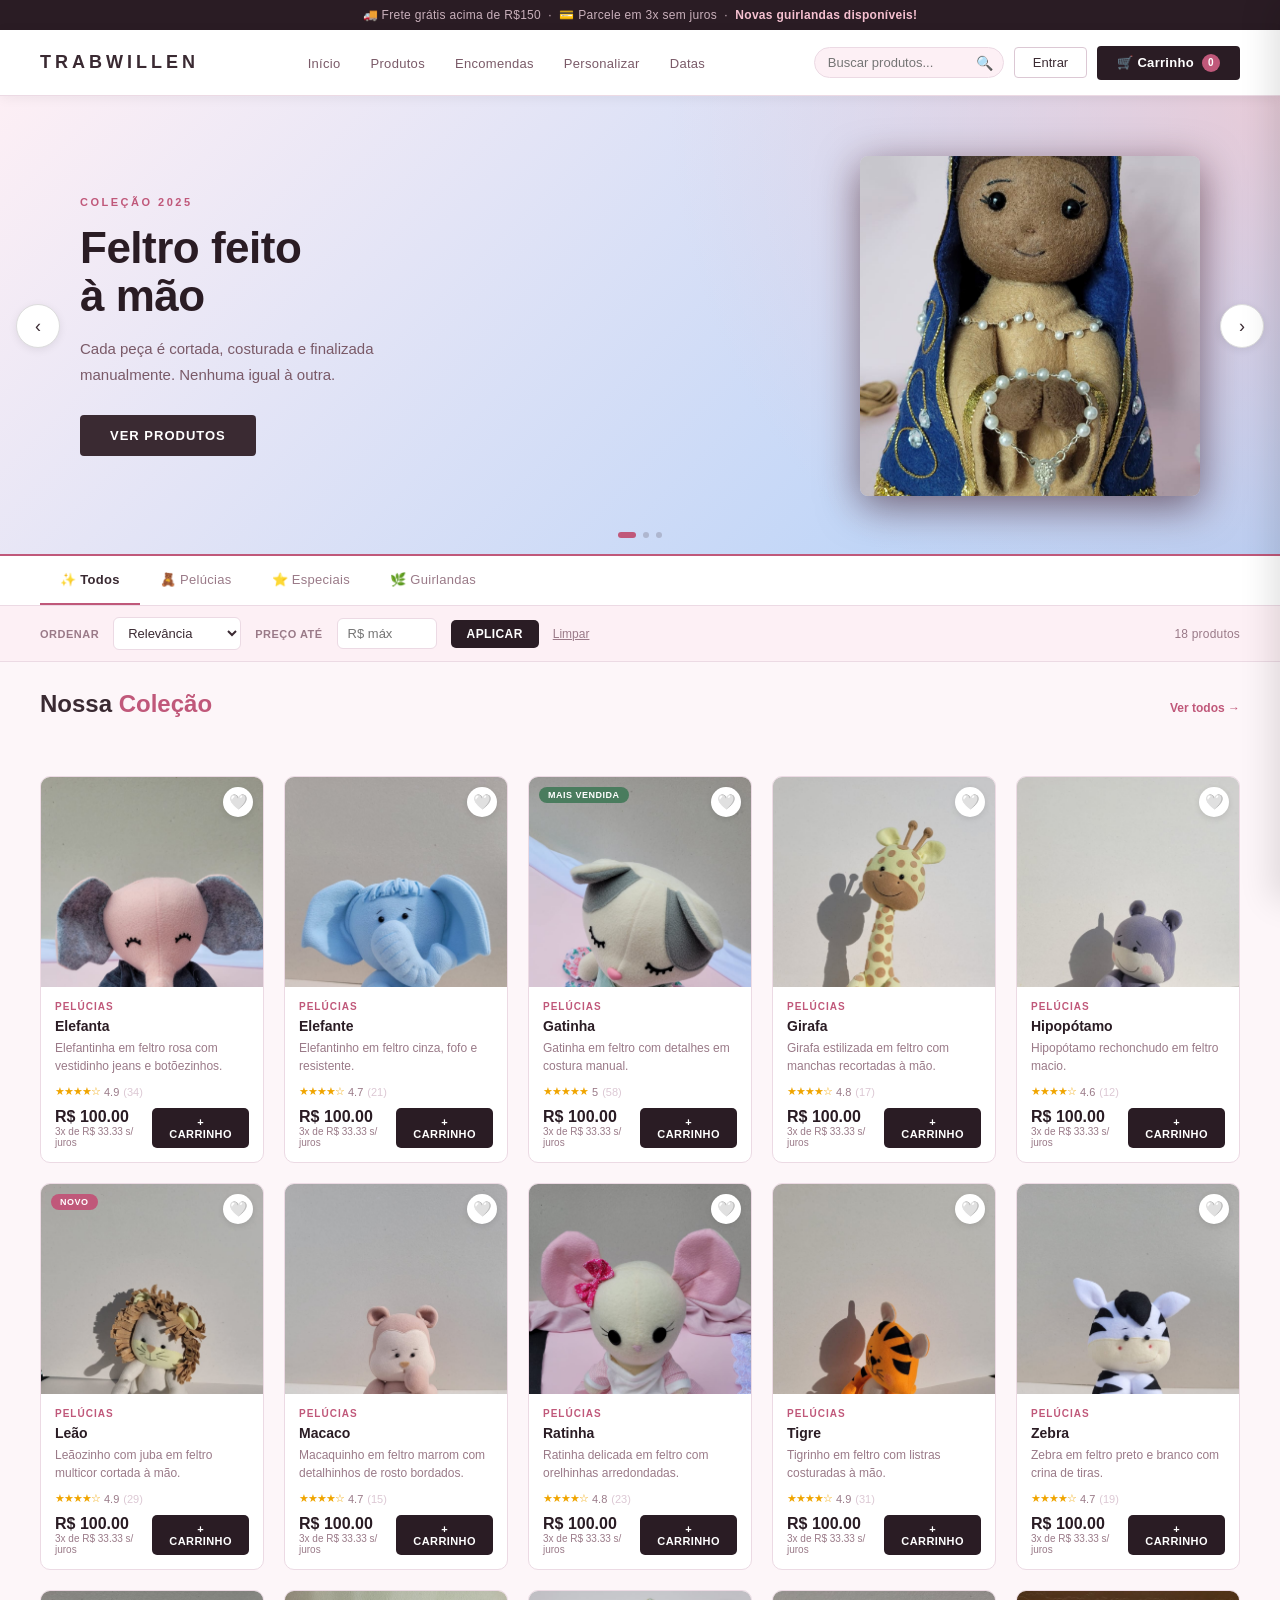
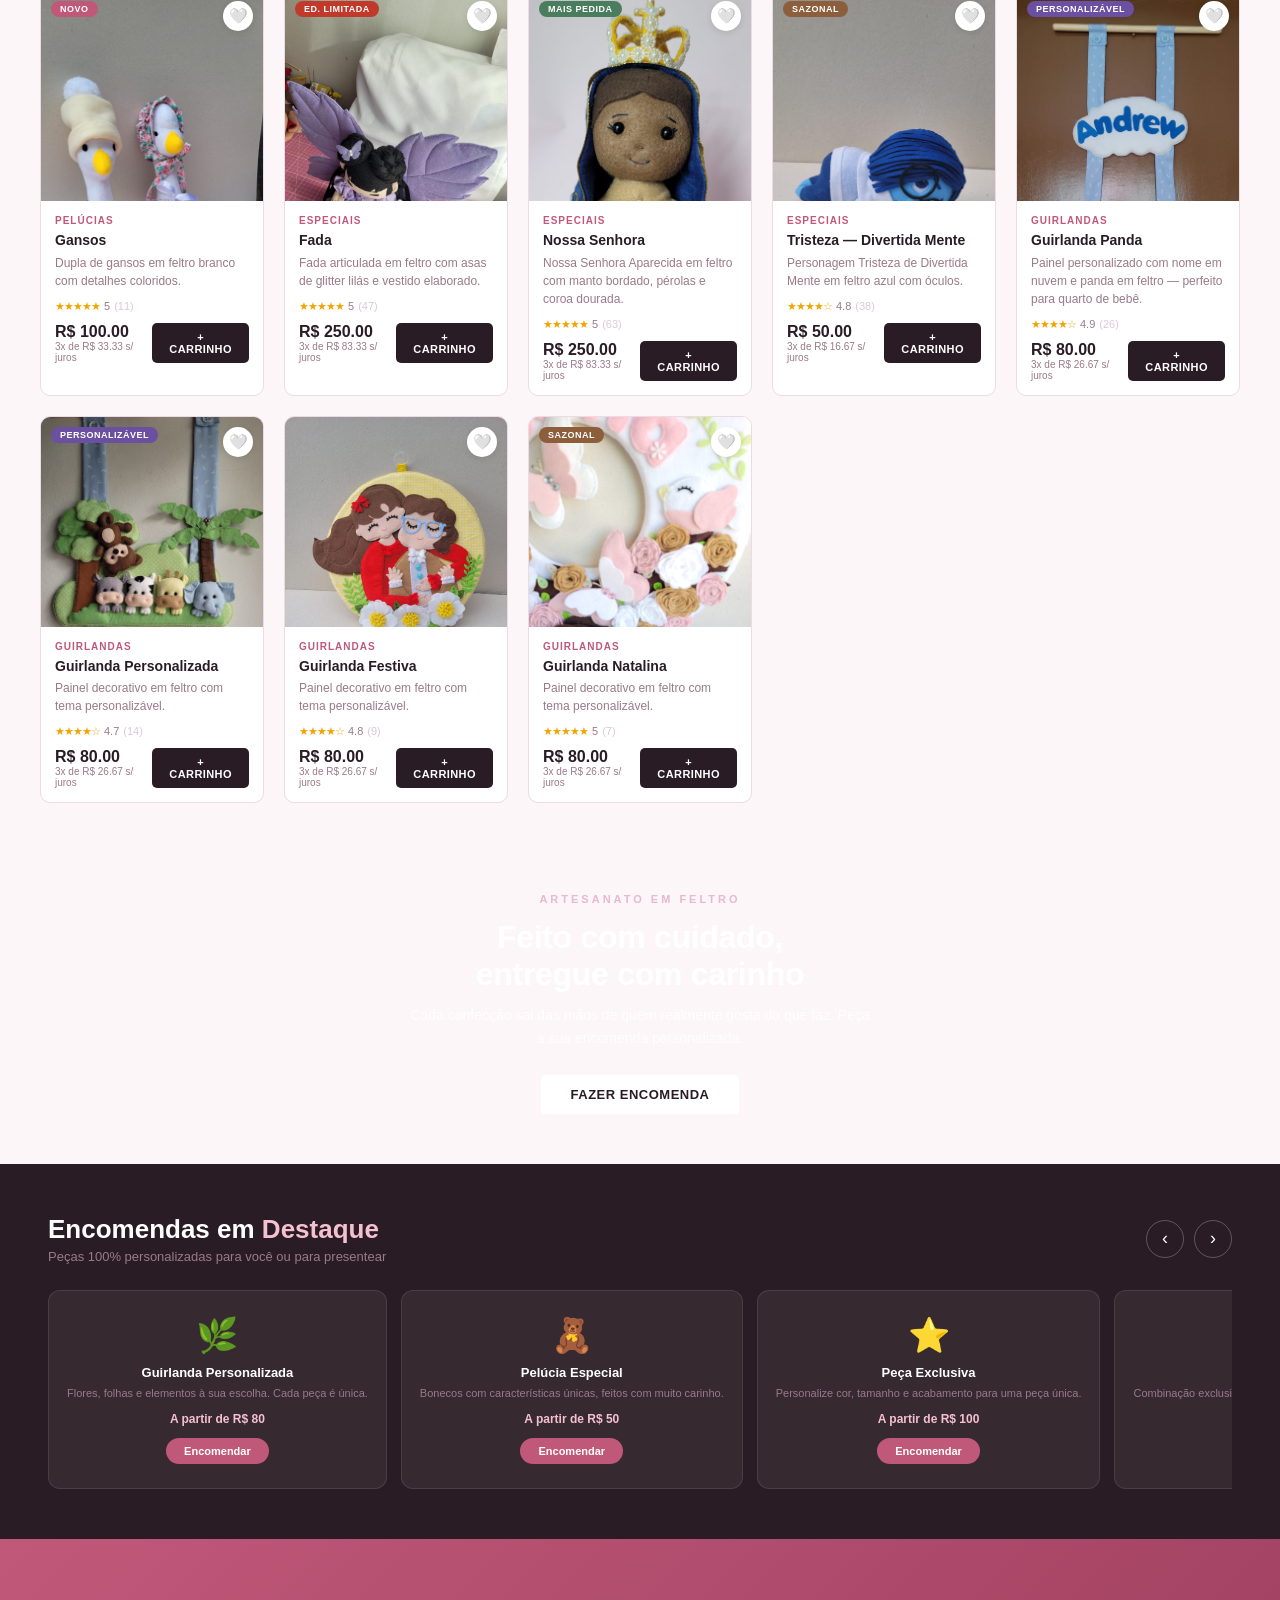
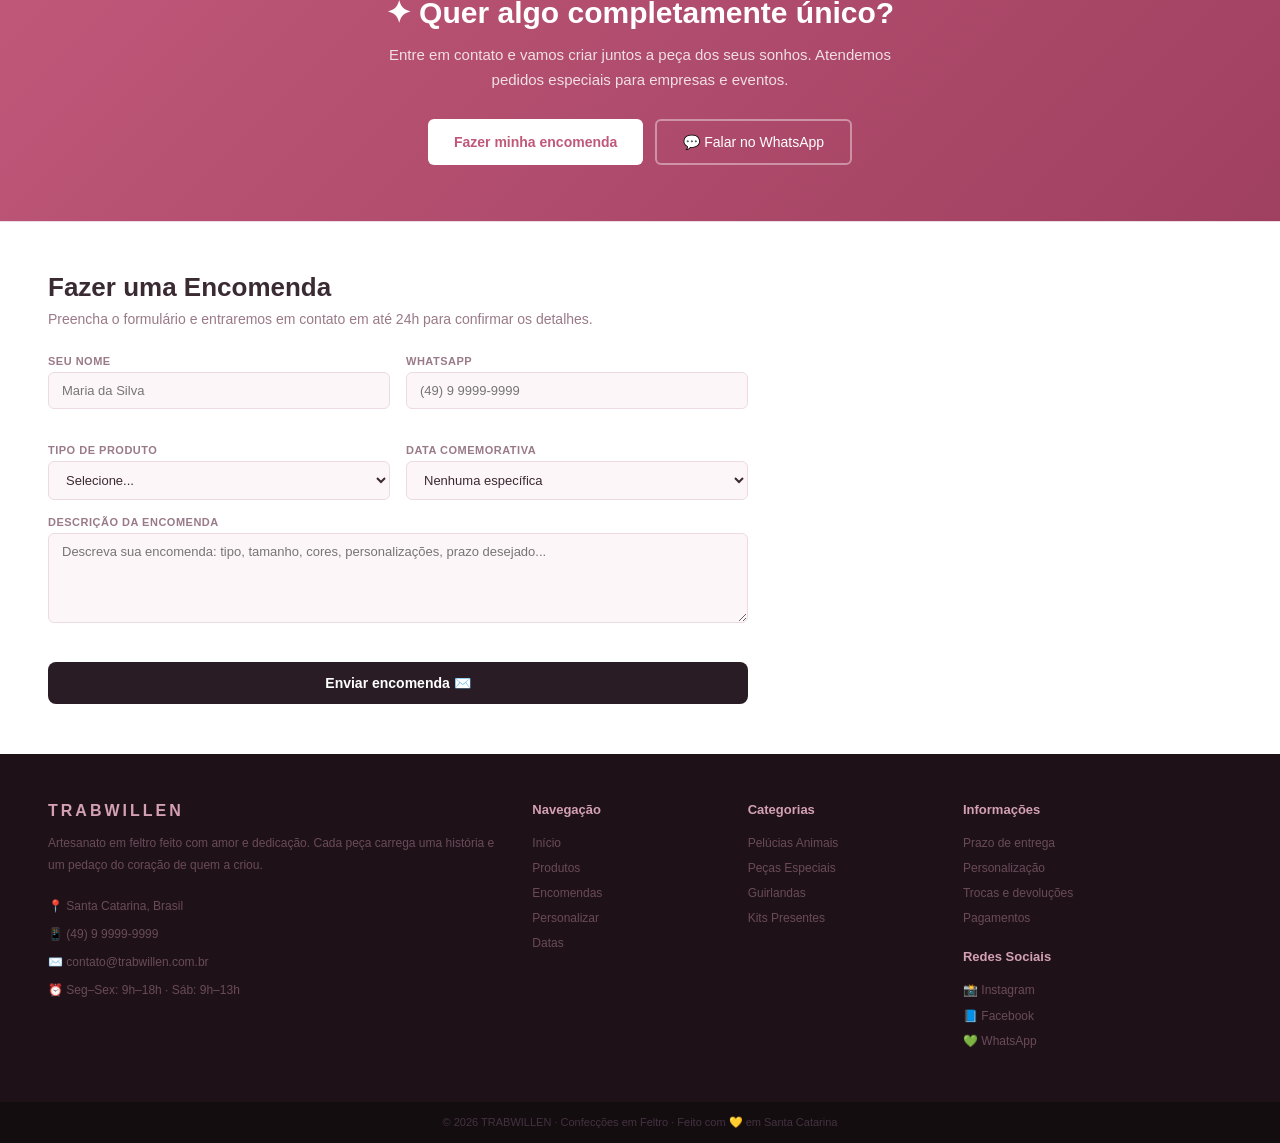
<file: trabwillen/index.html>
<!DOCTYPE html>
<html lang="pt-BR">
<head>
  <meta charset="UTF-8" />
  <meta name="viewport" content="width=device-width, initial-scale=1.0" />
  <title>TRABWILLEN — Confecções em Feltro</title>

  <!-- Favicon -->
  <link rel="icon" type="image/x-icon" href="assets/favicon/favicon.ico" />
  <link rel="icon" type="image/png" sizes="32x32" href="assets/favicon/favicon-32x32.png" />
  <link rel="icon" type="image/png" sizes="16x16" href="assets/favicon/favicon-16x16.png" />
  <link rel="apple-touch-icon" sizes="180x180" href="assets/favicon/apple-touch-icon.png" />
  <link rel="manifest" href="assets/favicon/site.webmanifest" />
  <meta name="theme-color" content="#c0587a" />

  <!-- Estilos -->
  <link rel="stylesheet" href="css/global.css" />
  <link rel="stylesheet" href="css/header.css" />
  <link rel="stylesheet" href="css/slider.css" />
  <link rel="stylesheet" href="css/produtos.css" />
  <link rel="stylesheet" href="css/layout.css" />
</head>
<body>

<!-- Barra de avisos (frete, parcelamento, promoções) -->
<div class="topbar">
  🚚 Frete grátis acima de R$150 &nbsp;·&nbsp; 💳 Parcele em 3x sem juros &nbsp;·&nbsp; <strong>Novas guirlandas disponíveis!</strong>
</div>


<!-- Cabeçalho principal -->
<header>
  <div class="logo">Trabwillen</div>

  <ul class="nav-links">
    <li><a href="#">Início</a></li>
    <li><a href="#produtos-section">Produtos</a></li>
    <li><a href="#carousel-enc">Encomendas</a></li>
    <li><a href="#enc-form-sec">Personalizar</a></li>
    <li><a href="#datas-section">Datas</a></li>
    <li id="nav-perfil-item" style="display:none"><a href="perfil.html">Minha conta</a></li>
  </ul>

  <div class="header-actions">
    <div class="search-wrap">
      <input type="text" id="search-input" placeholder="Buscar produtos..." oninput="renderProdutos()" />
      <span class="s-icon">🔍</span>
    </div>
    <div class="conta-wrap" id="conta-wrap">
      <button class="btn-login" id="btn-login" onclick="abrirModal('login')">Entrar</button>
    </div>
    <button class="btn-carrinho" onclick="abrirCarrinho()">
      🛒 Carrinho
      <span class="cart-badge" id="cart-badge">0</span>
    </button>
    <button class="hamburger" onclick="toggleMenu()" aria-label="Menu">
      <span></span><span></span><span></span>
    </button>
  </div>
</header>

<nav class="mobile-menu" id="mobile-menu">
  <a href="#">Início</a>
  <a href="#produtos-section">Produtos</a>
  <a href="#carousel-enc">Encomendas</a>
  <a href="#enc-form-sec">Personalizar</a>
  <a href="#datas-section">Datas</a>
  <a href="perfil.html" id="nav-perfil-item-mobile" style="display:none">Minha conta</a>
  <div class="conta-wrap-mobile" id="conta-wrap-mobile">
    <a href="#" onclick="abrirModal('login')">Entrar / Cadastrar</a>
  </div>
</nav>


<!-- Banner principal (carrossel de destaque) -->
<div class="slider-container">
  <div class="slider-wrapper" id="slider-wrapper">

    <div class="slide slide-1">
      <div class="slide-texto">
        <div class="slide-eyebrow">Coleção 2025</div>
        <h2>Feltro feito<br/>à mão</h2>
        <p>Cada peça é cortada, costurada e finalizada manualmente. Nenhuma igual à outra.</p>
        <button class="slide-btn"
          onclick="document.getElementById('produtos-section').scrollIntoView({behavior:'smooth'})">
          Ver produtos
        </button>
      </div>
      <div class="slide-visual">
    <img src="assets/images/carrossel/nossasenhora.jpeg"
         alt="Nossa Senhora">
      </div>
    </div>

    <div class="slide slide-2">
      <div class="slide-texto">
        <div class="slide-eyebrow">Presentes</div>
        <h2>Para quem<br/>você ama</h2>
        <p>Chaveiros, bonecos e kits em feltro. Uma lembrança que dura para sempre.</p>
        <button class="slide-btn"
          onclick="document.getElementById('produtos-section').scrollIntoView({behavior:'smooth'})">
          Ver presentes
        </button>
      </div>
      <div class="slide-visual">
    <img src="assets/images/carrossel/tristeza.jpeg"
         alt="Tristeza">
      </div>
    </div>

    <div class="slide slide-3">
      <div class="slide-texto">
        <div class="slide-eyebrow">Encomendas</div>
        <h2>Do seu jeito,<br/>do zero</h2>
        <p>Escolha cor, tamanho e estilo. Fazemos sob medida para qualquer ocasião.</p>
        <button class="slide-btn" onclick="irParaEncomenda()">
          Fazer encomenda
        </button>
      </div>
      <div class="slide-visual">
    <img src="assets/images/carrossel/guirlanda.jpeg"
         alt="Guirlanda">
      </div>
    </div>

  </div>

  <button class="slider-arrow arrow-esq" onclick="moverSlide(-1)" aria-label="Anterior">&#8249;</button>
  <button class="slider-arrow arrow-dir" onclick="moverSlide(1)"  aria-label="Próximo">&#8250;</button>

  <div class="slider-dots" id="slider-dots">
    <button class="dot ativo" onclick="irParaSlide(0)"></button>
    <button class="dot"       onclick="irParaSlide(1)"></button>
    <button class="dot"       onclick="irParaSlide(2)"></button>
  </div>

  <div class="slider-progresso" id="slider-progresso"></div>
</div>


<!-- Filtro por categoria -->
<div class="categorias-wrap">
  <button class="cat-btn ativo" data-cat="todos">✨ Todos</button>
  <button class="cat-btn" data-cat="Pelúcias">🧸 Pelúcias</button>
  <button class="cat-btn" data-cat="Especiais">⭐ Especiais</button>
  <button class="cat-btn" data-cat="Guirlandas">🌿 Guirlandas</button>
</div>


<!-- Barra de filtros e ordenação -->
<div class="filtro-bar">
  <label>Ordenar</label>
  <select id="f-ordem" onchange="renderProdutos()">
    <option value="rel">Relevância</option>
    <option value="mn">Menor preço</option>
    <option value="mx">Maior preço</option>
    <option value="av">Mais avaliados</option>
  </select>

  <label>Preço até</label>
  <input type="number" id="f-preco" placeholder="R$ máx" style="width:100px"
    oninput="renderProdutos()" />

  <button class="btn-aplicar" onclick="renderProdutos()">Aplicar</button>
  <button class="btn-limpar"  onclick="limparFiltros()">Limpar</button>
  <span class="contagem" id="contagem"></span>
</div>


<!-- Grade de produtos -->
<div id="produtos-section" style="padding:28px 40px 8px">
  <div class="sec-head">
    <h2>Nossa <span>Coleção</span></h2>
    <a href="#">Ver todos →</a>
  </div>
</div>
<div class="produtos-grid" id="produtos-grid"></div>


<!-- Banner de chamada para encomendas -->
<div class="parallax-banner" id="encomendas">
  <div class="parallax-eyebrow">Artesanato em feltro</div>
  <h2>Feito com cuidado,<br/>entregue com carinho</h2>
  <p>Cada confecção sai das mãos de quem realmente gosta do que faz. Peça a sua encomenda personalizada.</p>
  <button class="btn-parallax" onclick="irParaEncomenda()">
    Fazer encomenda
  </button>
</div>


<!-- Carrossel de peças sob encomenda -->
<div class="carousel-sec" id="carousel-enc">
  <div class="carousel-h">
    <div>
      <h2>Encomendas em <span>Destaque</span></h2>
      <p>Peças 100% personalizadas para você ou para presentear</p>
    </div>
    <div class="ctrl">
      <button class="ctrl-btn" onclick="slideCarrossel(-1)">‹</button>
      <button class="ctrl-btn" onclick="slideCarrossel(1)">›</button>
    </div>
  </div>
  <div class="c-wrap">
    <div class="c-track" id="c-track">
      <div class="ecard">
        <div class="ee">🌿</div>
        <h3>Guirlanda Personalizada</h3>
        <p>Flores, folhas e elementos à sua escolha. Cada peça é única.</p>
        <div class="ep">A partir de R$ 80</div>
        <button class="ebtn" onclick="irParaEncomenda()">Encomendar</button>
      </div>
      <div class="ecard">
        <div class="ee">🧸</div>
        <h3>Pelúcia Especial</h3>
        <p>Bonecos com características únicas, feitos com muito carinho.</p>
        <div class="ep">A partir de R$ 50</div>
        <button class="ebtn" onclick="irParaEncomenda()">Encomendar</button>
      </div>
      <div class="ecard">
        <div class="ee">⭐</div>
        <h3>Peça Exclusiva</h3>
        <p>Personalize cor, tamanho e acabamento para uma peça única.</p>
        <div class="ep">A partir de R$ 100</div>
        <button class="ebtn" onclick="irParaEncomenda()">Encomendar</button>
      </div>
      <div class="ecard">
        <div class="ee">🎁</div>
        <h3>Kit Presente</h3>
        <p>Combinação exclusiva de peças embaladas com muito carinho.</p>
        <div class="ep">A partir de R$ 150</div>
        <button class="ebtn" onclick="irParaEncomenda()">Encomendar</button>
      </div>
      <div class="ecard">
        <div class="ee">🎄</div>
        <h3>Decoração Natalina</h3>
        <p>Coleção completa para tornar seu natal ainda mais especial.</p>
        <div class="ep">A partir de R$ 200</div>
        <button class="ebtn" onclick="irParaEncomenda()">Encomendar</button>
      </div>
    </div>
  </div>
</div>


<!-- Chamada para ação: personalização -->
<div class="cta-sec">
  <h2>✦ Quer algo completamente único?</h2>
  <p>Entre em contato e vamos criar juntos a peça dos seus sonhos. Atendemos pedidos especiais para empresas e eventos.</p>
  <div class="cta-btns">
    <button class="btn-w" onclick="irParaEncomenda()">Fazer minha encomenda</button>
    <button class="btn-wg" onclick="abrirWhatsapp()">
    💬 Falar no WhatsApp
</button>
  </div>
</div>





<!-- Formulário de pedido personalizado -->
<div class="enc-sec" id="enc-form-sec">
  <h2>Fazer uma Encomenda</h2>
  <p>Preencha o formulário e entraremos em contato em até 24h para confirmar os detalhes.</p>
  <div class="enc-form">
    <div class="form-group">
      <label>Seu nome</label>
      <input type="text" id="enc-nome" placeholder="Maria da Silva" />
      <span class="msg-erro" id="erro-enc-nome"></span>
    </div>
    <div class="form-group">
      <label>WhatsApp</label>
      <input type="tel" id="enc-whatsapp" placeholder="(49) 9 9999-9999" />
      <span class="msg-erro" id="erro-enc-whatsapp"></span>
    </div>
    <div class="form-group">
      <label>Tipo de produto</label>
      <select id="enc-tipo">
        <option value="">Selecione...</option>
        <option>Pelúcia Animal</option>
        <option>Peça Especial</option>
        <option>Guirlanda</option>
        <option>Kit Presente</option>
        <option>Outro</option>
      </select>
    </div>
    <div class="form-group">
      <label>Data comemorativa</label>
      <select id="enc-data">
        <option value="Nenhuma específica">Nenhuma específica</option>
        <option>Natal</option>
        <option>Dia das Mães</option>
        <option>Páscoa</option>
        <option>Dia dos Namorados</option>
        <option>Dia dos Pais</option>
        <option>Aniversário</option>
      </select>
    </div>
    <div class="form-group full">
      <label>Descrição da encomenda</label>
      <textarea id="enc-descricao" placeholder="Descreva sua encomenda: tipo, tamanho, cores, personalizações, prazo desejado..."></textarea>
      <span class="msg-erro" id="erro-enc-descricao"></span>
    </div>
    <button class="btn-enc-submit" onclick="submitEncomenda()">Enviar encomenda ✉️</button>
  </div>
</div>


<!-- Rodapé -->
<footer>
  <div>
    <div class="foot-logo">TRABWILLEN</div>
    <p>Artesanato em feltro feito com amor e dedicação. Cada peça carrega uma história e um pedaço do coração de quem a criou.</p>
    <br/>
    <div class="foot-contact">
      <p>📍 Santa Catarina, Brasil</p>
      <p>📱 (49) 9 9999-9999</p>
      <p>✉️ contato@trabwillen.com.br</p>
      <p>⏰ Seg–Sex: 9h–18h · Sáb: 9h–13h</p>
    </div>
  </div>
  <div>
    <h4>Navegação</h4>
    <a href="#">Início</a>
    <a href="#produtos-section">Produtos</a>
    <a href="#carousel-enc">Encomendas</a>
    <a href="#enc-form-sec">Personalizar</a>
    <a href="#datas-section">Datas</a>
  </div>
  <div>
    <h4>Categorias</h4>
    <a href="#">Pelúcias Animais</a>
    <a href="#">Peças Especiais</a>
    <a href="#">Guirlandas</a>
    <a href="#">Kits Presentes</a>
  </div>
  <div>
    <h4>Informações</h4>
    <a href="#">Prazo de entrega</a>
    <a href="#">Personalização</a>
    <a href="#">Trocas e devoluções</a>
    <a href="#">Pagamentos</a>
    <h4 style="margin-top:18px">Redes Sociais</h4>
    <a href="https://www.instagram.com/nanedaluz.atelier?igsh=cnh2aDkzNTl6NXcx"
   target="_blank">
    📸 Instagram
</a>
    <a href="#">📘 Facebook</a>
    <a href="https://wa.me/5549991996992"
   target="_blank">
   💚 WhatsApp
</a>
  </div>
</footer>
<div class="foot-bottom">© 2026 TRABWILLEN · Confecções em Feltro · Feito com 💛 em Santa Catarina</div>


<!-- Modal de login e cadastro -->
<div class="modal-overlay" id="modal-overlay" onclick="fecharModalFora(event)">
  <div class="modal-box">
    <button class="modal-fechar" onclick="fecharModal()">&#x2715;</button>

    <div class="modal-logo">Trabwillen</div>

    <div class="modal-tabs">
      <button class="tab-btn ativo" id="tab-login"    onclick="trocarTab('login')">Entrar</button>
      <button class="tab-btn"       id="tab-cadastro" onclick="trocarTab('cadastro')">Cadastrar</button>
    </div>

    <!-- Painel Login -->
    <div class="tab-painel ativo" id="painel-login">
      <div class="campo-grupo">
        <label>E-mail</label>
        <input type="email" id="login-email" placeholder="seu@email.com" />
        <span class="msg-erro" id="erro-login-email"></span>
      </div>
      <div class="campo-grupo">
        <label>Senha</label>
        <input type="password" id="login-senha" placeholder="Sua senha" />
        <span class="msg-erro" id="erro-login-senha"></span>
      </div>
      <button class="btn-modal-submit" onclick="validarLogin()">Entrar</button>
      <div class="alerta-sucesso" id="ok-login">Login realizado com sucesso.</div>
    </div>

    <!-- Painel Cadastro -->
    <div class="tab-painel" id="painel-cadastro">
      <div class="campo-grupo">
        <label>Nome</label>
        <input type="text" id="cad-nome" placeholder="Seu nome completo" />
        <span class="msg-erro" id="erro-cad-nome"></span>
      </div>
      <div class="campo-grupo">
        <label>E-mail</label>
        <input type="email" id="cad-email" placeholder="seu@email.com" />
        <span class="msg-erro" id="erro-cad-email"></span>
      </div>
      <div class="campo-grupo">
        <label>Senha</label>
        <input type="password" id="cad-senha" placeholder="Mínimo 6 caracteres" />
        <span class="msg-erro" id="erro-cad-senha"></span>
      </div>
      <div class="campo-grupo">
        <label>Confirmar senha</label>
        <input type="password" id="cad-confirma" placeholder="Repita a senha" />
        <span class="msg-erro" id="erro-cad-confirma"></span>
      </div>
      <button class="btn-modal-submit" onclick="validarCadastro()">Criar conta</button>
      <div class="alerta-sucesso" id="ok-cadastro">Conta criada. Bem-vindo(a) à Trabwillen.</div>
    </div>

  </div>
</div>


<!-- Modal de detalhes do produto -->
<div class="prod-modal-overlay" id="prod-modal-overlay">
  <div class="prod-modal" id="prod-modal">
    <div id="pm-content"></div>
  </div>
</div>


<!-- Painel lateral do carrinho -->
<div class="drawer-overlay" id="drawer-overlay" onclick="fecharCarrinho()"></div>
<div class="cart-drawer" id="cart-drawer">
  <div class="cart-head">
    <h2>🛒 Meu Carrinho</h2>
    <button class="close-btn" onclick="fecharCarrinho()">✕</button>
  </div>
  <div class="cart-body" id="cart-body"></div>
  <div class="cart-foot" id="cart-foot" style="display:none">
    <div class="cart-total">Total <span id="cart-total-val">R$ 0,00</span></div>
   <button class="btn-checkout" onclick="irParaCheckout()">
    Finalizar compra →
</button>
    <button class="btn-continue" onclick="fecharCarrinho()">Continuar comprando</button>
  </div>
</div>


<!-- Notificação flutuante (toast) -->
<div class="toast" id="toast">
  <span id="toast-icon">✅</span>
  <span id="toast-msg">Produto adicionado!</span>
</div>


<!-- Scripts (ordem de carregamento importa: dados -> carrinho -> produtos -> slider -> modal -> menu) -->
<script src="js/dados.js"></script>
<script src="js/carrinho.js"></script>
<script src="js/produtos.js"></script>
<script src="js/slider.js"></script>
<script src="js/modal.js"></script>
<script src="js/menu.js"></script>

</body>
</html>
</file>
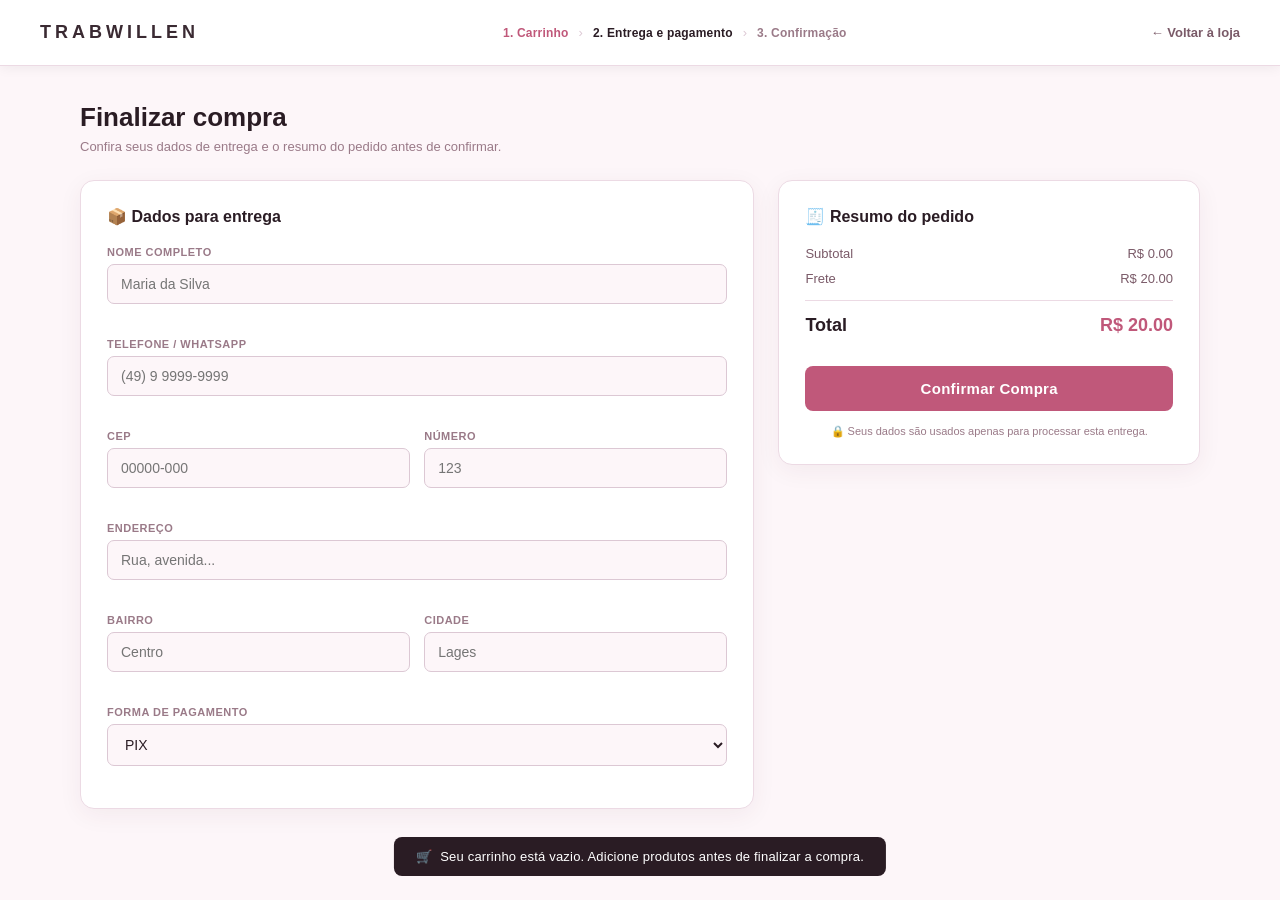
<file: trabwillen/checkout.html>
<!DOCTYPE html>
<html lang="pt-BR">
<head>
  <meta charset="UTF-8" />
  <meta name="viewport" content="width=device-width, initial-scale=1.0" />
  <title>Finalizar Compra — TRABWILLEN</title>

  <!-- Favicon -->
  <link rel="icon" type="image/x-icon" href="assets/favicon/favicon.ico" />
  <link rel="icon" type="image/png" sizes="32x32" href="assets/favicon/favicon-32x32.png" />
  <link rel="icon" type="image/png" sizes="16x16" href="assets/favicon/favicon-16x16.png" />
  <link rel="apple-touch-icon" sizes="180x180" href="assets/favicon/apple-touch-icon.png" />
  <link rel="manifest" href="assets/favicon/site.webmanifest" />
  <meta name="theme-color" content="#c0587a" />

  <link rel="stylesheet" href="css/global.css" />
  <link rel="stylesheet" href="css/header.css" />
  <link rel="stylesheet" href="css/checkout.css" />
</head>
<body>

<!-- Cabeçalho simplificado da etapa de checkout -->
<header>
  <a href="index.html" class="logo">Trabwillen</a>
  <div class="checkout-steps">
    <span class="step done">1. Carrinho</span>
    <span class="step-sep">›</span>
    <span class="step ativo">2. Entrega e pagamento</span>
    <span class="step-sep">›</span>
    <span class="step">3. Confirmação</span>
  </div>
  <a href="index.html" class="btn-voltar-loja">← Voltar à loja</a>
</header>

<!-- Formulário de entrega e resumo do pedido -->
<div class="checkout-wrap">

  <div class="checkout-titulo">
    <h1>Finalizar compra</h1>
    <p>Confira seus dados de entrega e o resumo do pedido antes de confirmar.</p>
  </div>

  <div class="container">

    <div class="card">

      <h2>📦 Dados para entrega</h2>

      <div class="campo" id="campo-nome">
        <label>Nome completo</label>
        <input id="nome" placeholder="Maria da Silva" maxlength="60" autocomplete="name">
        <span class="erro-msg" id="erro-nome"></span>
      </div>

      <div class="campo" id="campo-telefone">
        <label>Telefone / WhatsApp</label>
        <input id="telefone" placeholder="(49) 9 9999-9999" inputmode="numeric" maxlength="15" autocomplete="tel">
        <span class="erro-msg" id="erro-telefone"></span>
      </div>

      <div class="linha-dupla">
        <div class="campo" id="campo-cep">
          <label>CEP</label>
          <div class="campo-cep-wrap">
            <input id="cep" placeholder="00000-000" inputmode="numeric" maxlength="9" autocomplete="postal-code">
            <span class="cep-status" id="cep-status"></span>
          </div>
          <span class="erro-msg" id="erro-cep"></span>
        </div>

        <div class="campo" id="campo-numero">
          <label>Número</label>
          <input id="numero" placeholder="123" maxlength="10" autocomplete="off">
          <span class="erro-msg" id="erro-numero"></span>
        </div>
      </div>

      <div class="campo" id="campo-endereco">
        <label>Endereço</label>
        <input id="endereco" placeholder="Rua, avenida..." maxlength="100" autocomplete="address-line1">
        <span class="erro-msg" id="erro-endereco"></span>
      </div>

      <div class="linha-dupla">
        <div class="campo" id="campo-bairro">
          <label>Bairro</label>
          <input id="bairro" placeholder="Centro" maxlength="50" autocomplete="address-line2">
          <span class="erro-msg" id="erro-bairro"></span>
        </div>

        <div class="campo" id="campo-cidade">
          <label>Cidade</label>
          <input id="cidade" placeholder="Lages" maxlength="50" autocomplete="address-level2">
          <span class="erro-msg" id="erro-cidade"></span>
        </div>
      </div>

      <div class="campo">
        <label>Forma de pagamento</label>
        <select id="pagamento">
          <option>PIX</option>
          <option>Cartão de Crédito</option>
          <option>Boleto</option>
        </select>
      </div>

    </div>

    <div class="card resumo-card">

      <h2>🧾 Resumo do pedido</h2>

      <div id="listaProdutos"></div>

      <div id="total"></div>

      <button id="btnConfirmar" onclick="confirmarCompra()">
        Confirmar Compra
      </button>

      <p class="seguranca">🔒 Seus dados são usados apenas para processar esta entrega.</p>

    </div>

  </div>

</div>

<!-- Notificação flutuante (toast) -->
<div class="toast" id="toast">
  <span id="toast-icon">✅</span>
  <span id="toast-msg">Mensagem</span>
</div>

<script src="js/checkout.js"></script>

</body>
</html>
</file>
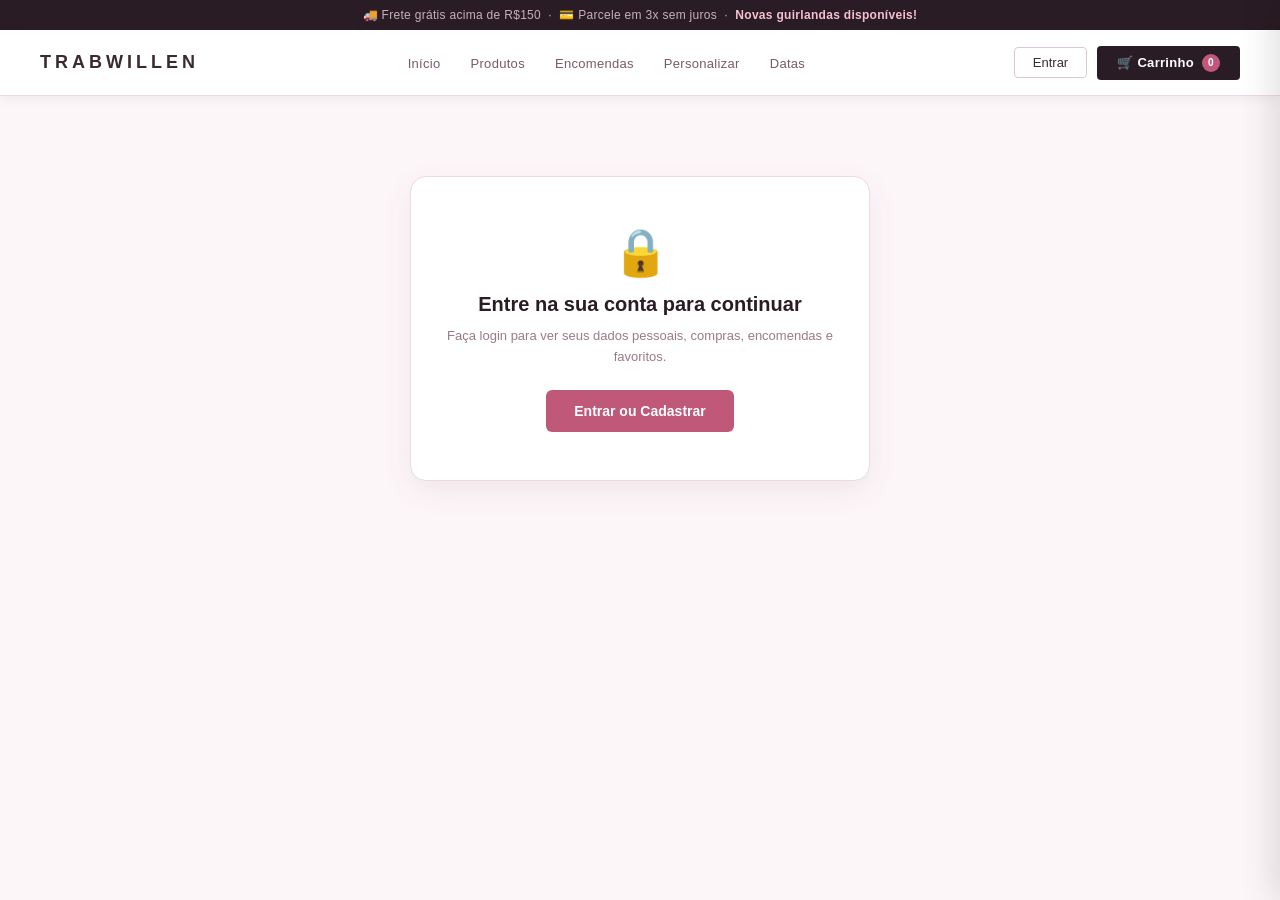
<file: trabwillen/perfil.html>
<!DOCTYPE html>
<html lang="pt-BR">
<head>
  <meta charset="UTF-8" />
  <meta name="viewport" content="width=device-width, initial-scale=1.0" />
  <title>Minha Conta — TRABWILLEN</title>

  <!-- Favicon -->
  <link rel="icon" type="image/x-icon" href="assets/favicon/favicon.ico" />
  <link rel="icon" type="image/png" sizes="32x32" href="assets/favicon/favicon-32x32.png" />
  <link rel="icon" type="image/png" sizes="16x16" href="assets/favicon/favicon-16x16.png" />
  <link rel="apple-touch-icon" sizes="180x180" href="assets/favicon/apple-touch-icon.png" />
  <link rel="manifest" href="assets/favicon/site.webmanifest" />
  <meta name="theme-color" content="#c0587a" />

  <link rel="stylesheet" href="css/global.css" />
  <link rel="stylesheet" href="css/header.css" />
  <link rel="stylesheet" href="css/layout.css" />
  <link rel="stylesheet" href="css/produtos.css" />
  <link rel="stylesheet" href="css/perfil.css" />
</head>
<body>

<!-- Barra de avisos (frete, parcelamento, promoções) -->
<div class="topbar">
  🚚 Frete grátis acima de R$150 &nbsp;·&nbsp; 💳 Parcele em 3x sem juros &nbsp;·&nbsp; <strong>Novas guirlandas disponíveis!</strong>
</div>

<!-- Cabeçalho principal -->
<header>
  <a href="index.html" class="logo">Trabwillen</a>

  <ul class="nav-links">
    <li><a href="index.html">Início</a></li>
    <li><a href="index.html#produtos-section">Produtos</a></li>
    <li><a href="index.html#carousel-enc">Encomendas</a></li>
    <li><a href="index.html#enc-form-sec">Personalizar</a></li>
    <li><a href="index.html#datas-section">Datas</a></li>
    <li id="nav-perfil-item"><a href="perfil.html" class="ativo-link">Minha conta</a></li>
  </ul>

  <div class="header-actions">
    <div class="conta-wrap" id="conta-wrap">
      <button class="btn-login" id="btn-login" onclick="abrirModal('login')">Entrar</button>
    </div>
    <button class="btn-carrinho" onclick="abrirCarrinho()">
      🛒 Carrinho
      <span class="cart-badge" id="cart-badge">0</span>
    </button>
    <button class="hamburger" onclick="toggleMenu()" aria-label="Menu">
      <span></span><span></span><span></span>
    </button>
  </div>
</header>

<nav class="mobile-menu" id="mobile-menu">
  <a href="index.html">Início</a>
  <a href="index.html#produtos-section">Produtos</a>
  <a href="index.html#carousel-enc">Encomendas</a>
  <a href="index.html#enc-form-sec">Personalizar</a>
  <a href="index.html#datas-section">Datas</a>
  <a href="perfil.html" id="nav-perfil-item-mobile">Minha conta</a>
  <div class="conta-wrap-mobile" id="conta-wrap-mobile">
    <a href="#" onclick="abrirModal('login')">Entrar / Cadastrar</a>
  </div>
</nav>


<!-- Estado exibido quando o usuário não está autenticado -->
<div class="perfil-bloqueado" id="perfil-bloqueado">
  <div class="pb-icone">🔒</div>
  <h2>Entre na sua conta para continuar</h2>
  <p>Faça login para ver seus dados pessoais, compras, encomendas e favoritos.</p>
  <button class="btn-hero-p" onclick="abrirModal('login')">Entrar ou Cadastrar</button>
</div>


<!-- Conteúdo da conta do usuário -->
<div class="perfil-wrap" id="perfil-conteudo">

  <div class="perfil-topo">
    <div class="pf-avatar" id="pf-avatar">?</div>
    <div>
      <h1 id="pf-nome-topo">—</h1>
      <p id="pf-email-topo">—</p>
    </div>
  </div>

  <div class="pf-resumo-cards">
    <div class="pf-mini-card">
      <div class="pf-mini-n" id="pf-n-compras">0</div>
      <div class="pf-mini-l">Compras</div>
    </div>
    <div class="pf-mini-card">
      <div class="pf-mini-n" id="pf-n-encomendas">0</div>
      <div class="pf-mini-l">Encomendas</div>
    </div>
    <div class="pf-mini-card">
      <div class="pf-mini-n" id="pf-n-favoritos">0</div>
      <div class="pf-mini-l">Favoritos</div>
    </div>
  </div>

  <div class="pf-tabs">
    <button class="pf-tab-btn ativo" id="pf-tab-dados" onclick="trocarAbaPerfil('dados')">👤 Dados pessoais</button>
    <button class="pf-tab-btn" id="pf-tab-compras" onclick="trocarAbaPerfil('compras')">🧾 Minhas compras</button>
    <button class="pf-tab-btn" id="pf-tab-encomendas" onclick="trocarAbaPerfil('encomendas')">✉️ Minhas encomendas</button>
    <button class="pf-tab-btn" id="pf-tab-favoritos" onclick="trocarAbaPerfil('favoritos')">❤️ Favoritos</button>
  </div>

  <!-- Painel: Dados pessoais -->
  <div class="pf-painel ativo" id="painel-dados">
    <div class="pf-card">
      <h3>Dados da conta</h3>
      <div class="pf-linha-dado">
        <span>Nome completo</span>
        <strong id="pf-nome">—</strong>
      </div>
      <div class="pf-linha-dado">
        <span>E-mail</span>
        <strong id="pf-email">—</strong>
      </div>
      <div class="pf-linha-dado">
        <span>Último endereço de entrega</span>
        <strong id="pf-ultimo-endereco">Nenhuma compra realizada ainda</strong>
      </div>
      <div class="pf-linha-dado">
        <span>Último telefone de contato</span>
        <strong id="pf-ultimo-telefone">—</strong>
      </div>
      <button class="btn-sair-perfil" onclick="sairConta()">🚪 Sair da conta</button>
    </div>
  </div>

  <!-- Painel: Compras -->
  <div class="pf-painel" id="painel-compras">
    <div id="lista-compras"></div>
  </div>

  <!-- Painel: Encomendas -->
  <div class="pf-painel" id="painel-encomendas">
    <div id="lista-encomendas"></div>
  </div>

  <!-- Painel: Favoritos -->
  <div class="pf-painel" id="painel-favoritos">
    <div class="pf-favoritos-grid" id="grid-favoritos"></div>
  </div>

</div>


<!-- Modal de login e cadastro (componente compartilhado) -->
<div class="modal-overlay" id="modal-overlay" onclick="fecharModalFora(event)">
  <div class="modal-box">
    <button class="modal-fechar" onclick="fecharModal()">&#x2715;</button>

    <div class="modal-logo">Trabwillen</div>

    <div class="modal-tabs">
      <button class="tab-btn ativo" id="tab-login"    onclick="trocarTab('login')">Entrar</button>
      <button class="tab-btn"       id="tab-cadastro" onclick="trocarTab('cadastro')">Cadastrar</button>
    </div>

    <div class="tab-painel ativo" id="painel-login">
      <div class="campo-grupo">
        <label>E-mail</label>
        <input type="email" id="login-email" placeholder="seu@email.com" />
        <span class="msg-erro" id="erro-login-email"></span>
      </div>
      <div class="campo-grupo">
        <label>Senha</label>
        <input type="password" id="login-senha" placeholder="Sua senha" />
        <span class="msg-erro" id="erro-login-senha"></span>
      </div>
      <button class="btn-modal-submit" onclick="validarLogin()">Entrar</button>
      <div class="alerta-sucesso" id="ok-login">Login realizado com sucesso.</div>
    </div>

    <div class="tab-painel" id="painel-cadastro">
      <div class="campo-grupo">
        <label>Nome</label>
        <input type="text" id="cad-nome" placeholder="Seu nome completo" />
        <span class="msg-erro" id="erro-cad-nome"></span>
      </div>
      <div class="campo-grupo">
        <label>E-mail</label>
        <input type="email" id="cad-email" placeholder="seu@email.com" />
        <span class="msg-erro" id="erro-cad-email"></span>
      </div>
      <div class="campo-grupo">
        <label>Senha</label>
        <input type="password" id="cad-senha" placeholder="Mínimo 6 caracteres" />
        <span class="msg-erro" id="erro-cad-senha"></span>
      </div>
      <div class="campo-grupo">
        <label>Confirmar senha</label>
        <input type="password" id="cad-confirma" placeholder="Repita a senha" />
        <span class="msg-erro" id="erro-cad-confirma"></span>
      </div>
      <button class="btn-modal-submit" onclick="validarCadastro()">Criar conta</button>
      <div class="alerta-sucesso" id="ok-cadastro">Conta criada. Bem-vindo(a) à Trabwillen.</div>
    </div>

  </div>
</div>


<!-- Modal de detalhes do produto (usado ao abrir um favorito) -->
<div class="prod-modal-overlay" id="prod-modal-overlay">
  <div class="prod-modal" id="prod-modal">
    <div id="pm-content"></div>
  </div>
</div>


<!-- Painel lateral do carrinho -->
<div class="drawer-overlay" id="drawer-overlay" onclick="fecharCarrinho()"></div>
<div class="cart-drawer" id="cart-drawer">
  <div class="cart-head">
    <h2>🛒 Meu Carrinho</h2>
    <button class="close-btn" onclick="fecharCarrinho()">✕</button>
  </div>
  <div class="cart-body" id="cart-body"></div>
  <div class="cart-foot" id="cart-foot" style="display:none">
    <div class="cart-total">Total <span id="cart-total-val">R$ 0,00</span></div>
    <button class="btn-checkout" onclick="irParaCheckout()">Finalizar compra →</button>
    <button class="btn-continue" onclick="fecharCarrinho()">Continuar comprando</button>
  </div>
</div>


<!-- Notificação flutuante (toast) -->
<div class="toast" id="toast">
  <span id="toast-icon">✅</span>
  <span id="toast-msg">Produto adicionado!</span>
</div>


<!-- Scripts -->
<script src="js/dados.js"></script>
<script src="js/carrinho.js"></script>
<script src="js/modal.js"></script>
<script src="js/menu.js"></script>
<script src="js/perfil.js"></script>

</body>
</html>
</file>
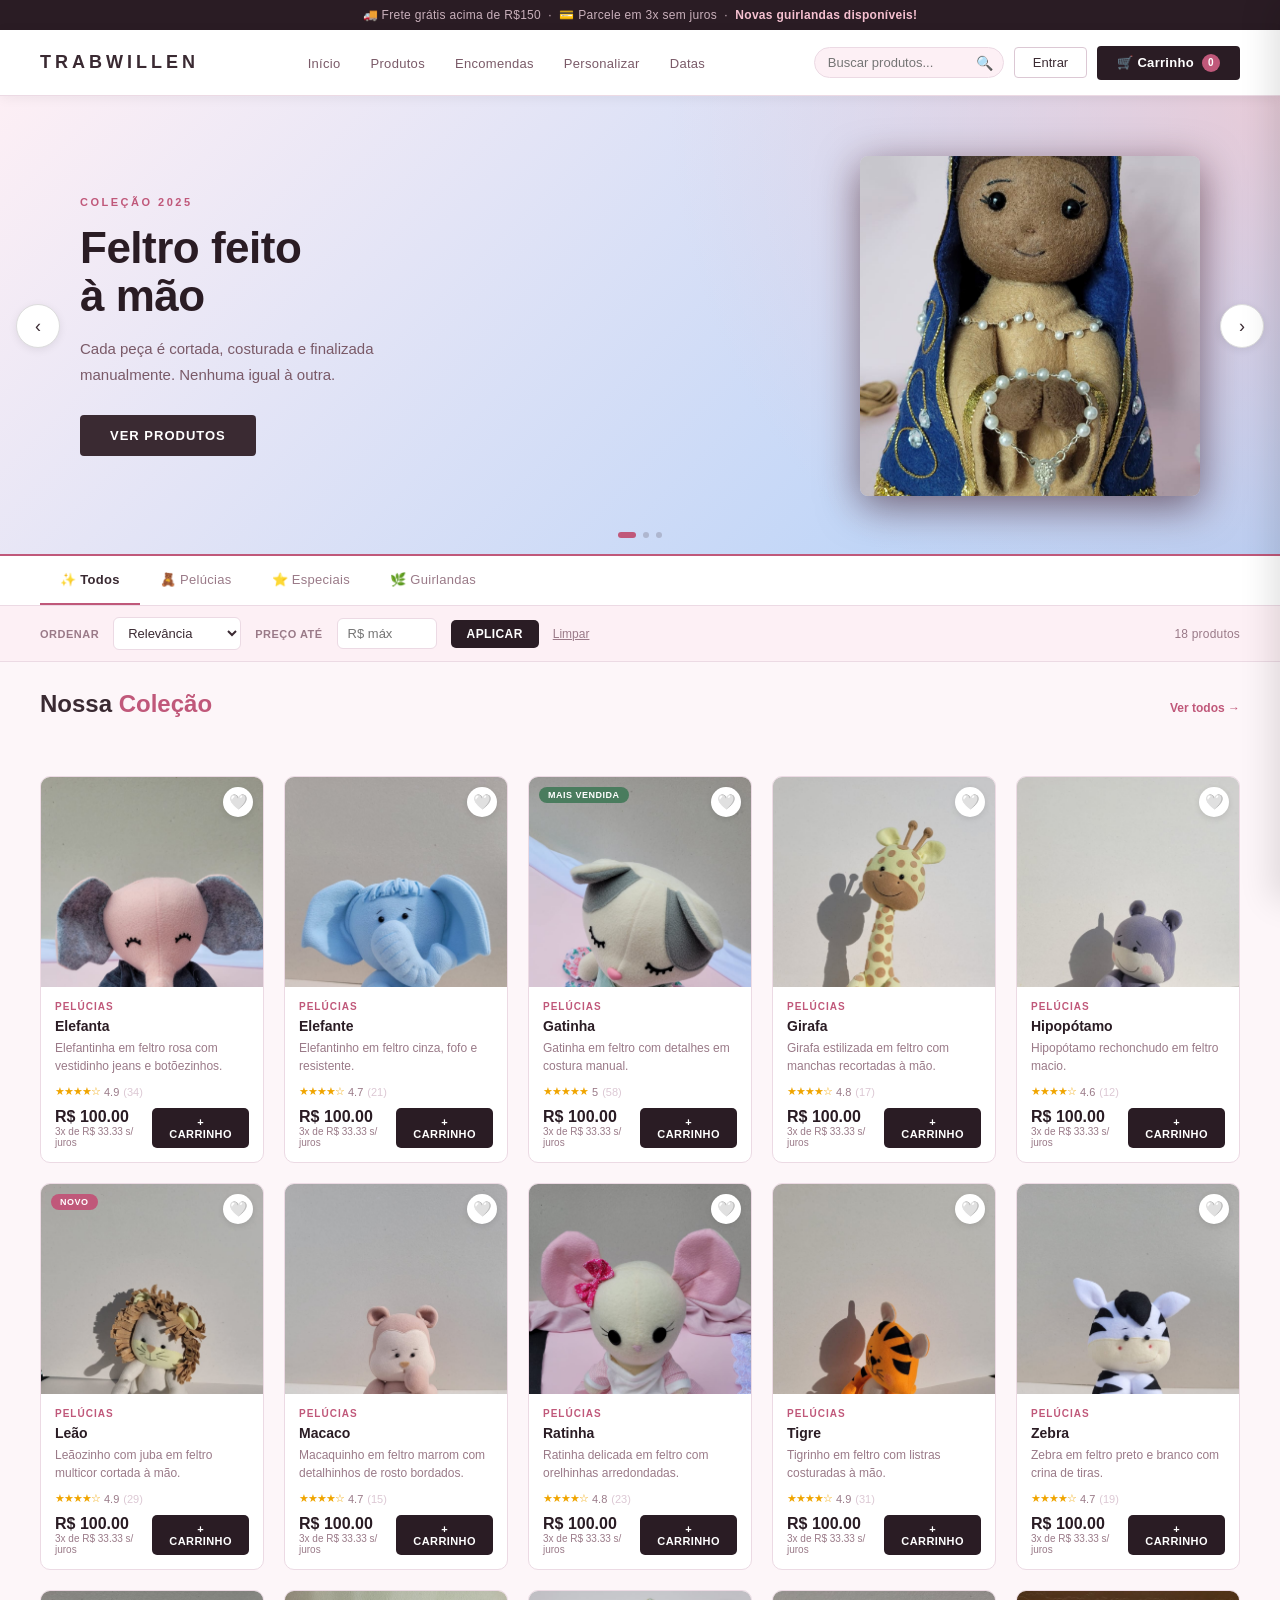
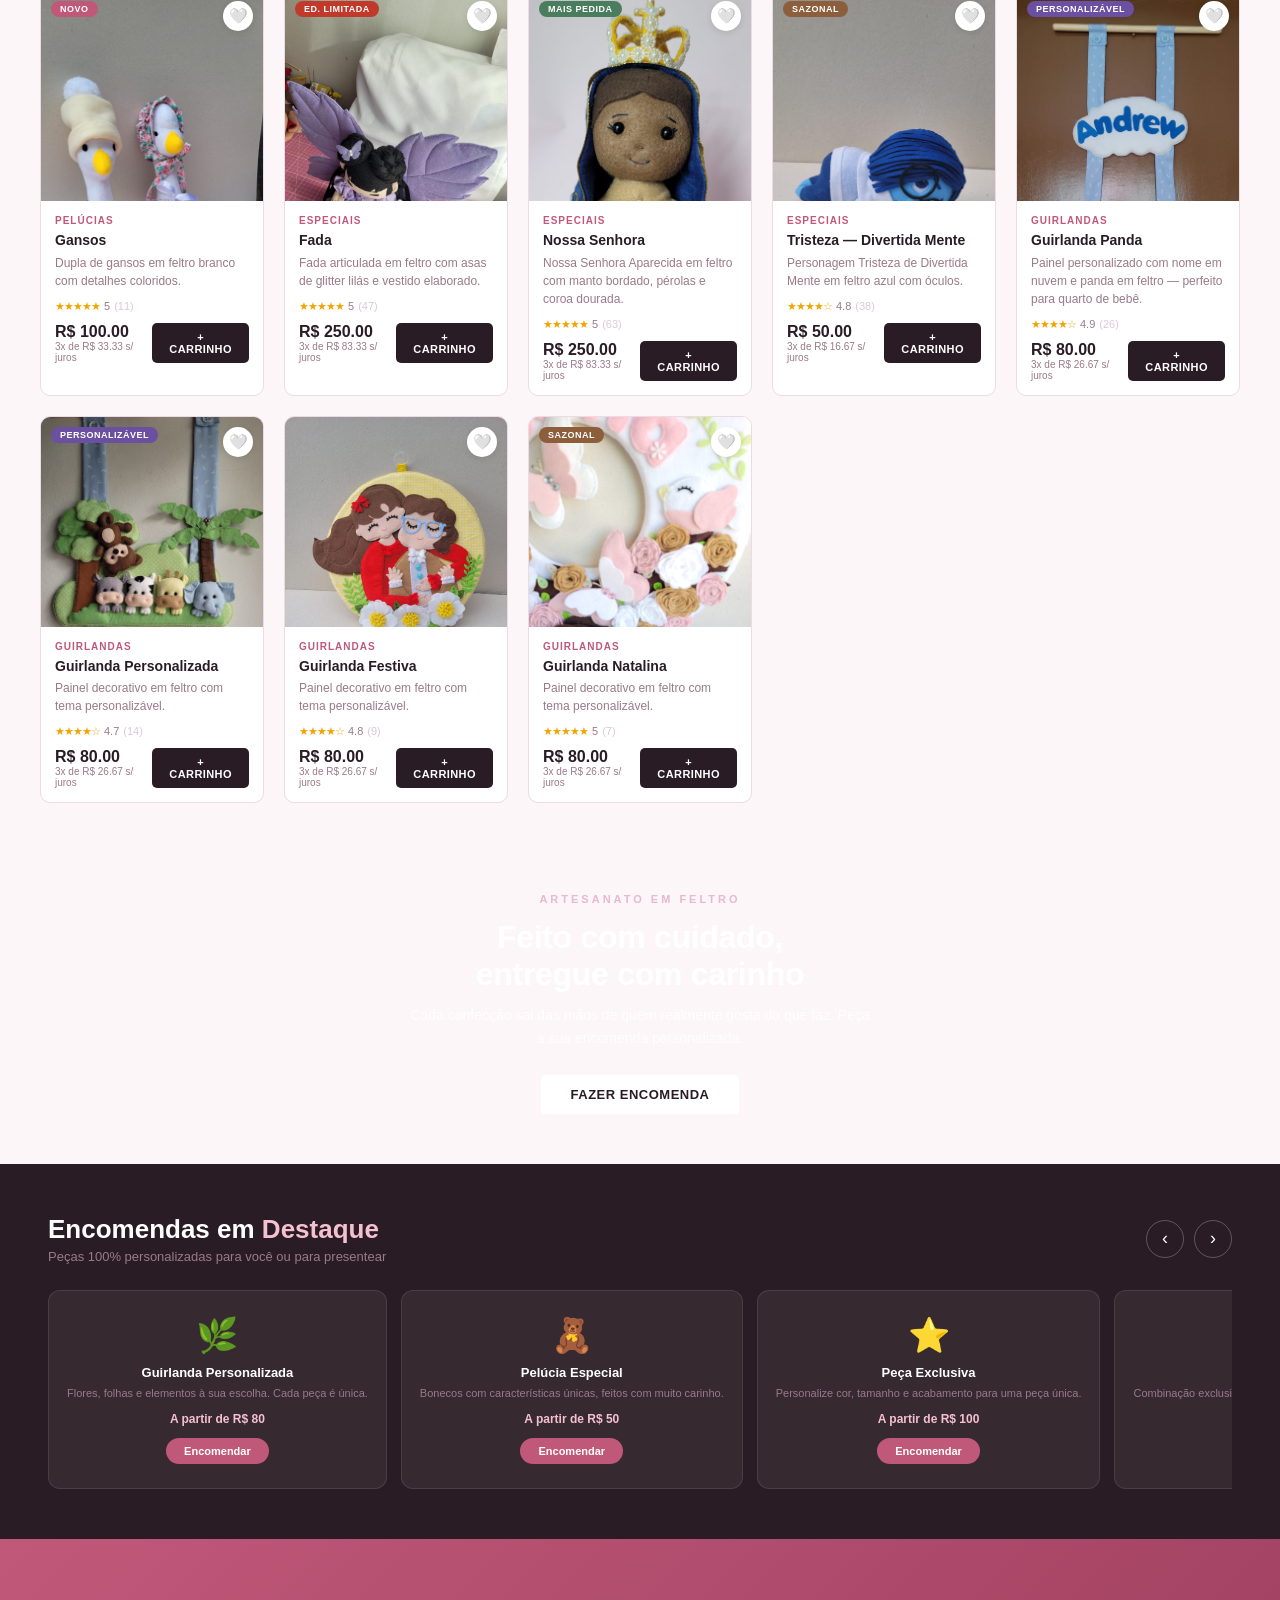
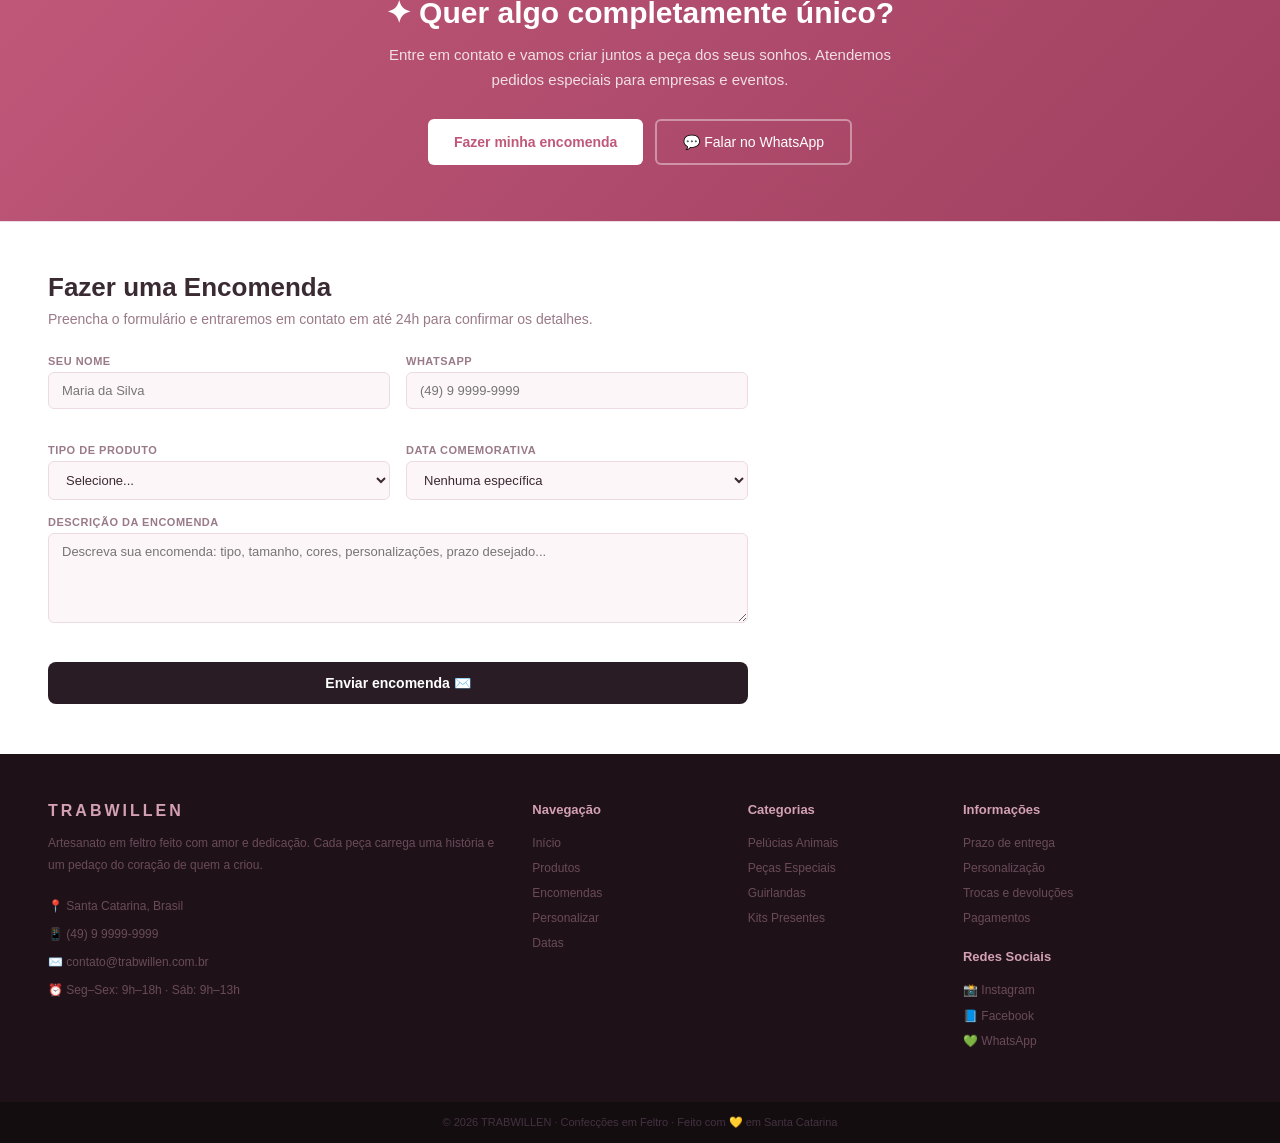
<file: trabwillen/processo.html>
<!DOCTYPE html>
<html lang="pt-BR">
<head>
  <meta charset="UTF-8" />
  <meta name="viewport" content="width=device-width, initial-scale=1.0" />
  <title>Compra Realizada — TRABWILLEN</title>

  <!-- Favicon -->
  <link rel="icon" type="image/x-icon" href="assets/favicon/favicon.ico" />
  <link rel="icon" type="image/png" sizes="32x32" href="assets/favicon/favicon-32x32.png" />
  <link rel="icon" type="image/png" sizes="16x16" href="assets/favicon/favicon-16x16.png" />
  <link rel="apple-touch-icon" sizes="180x180" href="assets/favicon/apple-touch-icon.png" />
  <link rel="manifest" href="assets/favicon/site.webmanifest" />
  <meta name="theme-color" content="#c0587a" />

  <link rel="stylesheet" href="css/global.css" />
  <link rel="stylesheet" href="css/processo.css" />
</head>
<body>

<div class="sucesso-card">

  <div class="icone">✅</div>

  <h1>Compra realizada com sucesso!</h1>

  <p>Obrigado por comprar na <strong>Trabwillen</strong>. Você receberá novidades sobre o preparo da sua peça pelo WhatsApp informado.</p>

  <div class="dados">

    <div class="linha">
      <span>Pedido</span>
      <strong id="pedidoNumero"></strong>
    </div>

    <div class="linha">
      <span>Cliente</span>
      <strong id="cliente"></strong>
    </div>

    <div class="linha">
      <span>Pagamento</span>
      <strong id="pagamento"></strong>
    </div>

    <div class="linha">
      <span>Total</span>
      <strong id="total"></strong>
    </div>

    <div class="linha">
      <span>Data</span>
      <strong id="data"></strong>
    </div>

    <div class="linha">
      <span>Entrega</span>
      <strong id="endereco"></strong>
    </div>

  </div>

  <div class="botoes">
    <button class="btn-primario" onclick="voltarLoja()">Continuar Comprando</button>
    <a class="btn-secundario" href="perfil.html">Ver meus pedidos</a>
  </div>

</div>

<script src="js/processo.js"></script>

</body>
</html>
</file>
<file: trabwillen/css/global.css>
/* ================================================================
   global.css — Reset, variáveis e estilos base
   TRABWILLEN — Confecções em Feltro
   ================================================================ */

/* Design tokens: paleta de cores */
:root {
  --cor-fundo:        #fdf6f9;
  --cor-card:         #ffffff;
  --cor-texto:        #3a2a32;
  --cor-texto-escuro: #2a1c24;
  --cor-acento:       #c0587a;
  --cor-acento-d:     #a04060;
  --cor-acento-l:     #f5d0dd;
  --cor-borda:        #ecdae4;
  --cor-borda-input:  #dcc8d4;
  --cor-subtexto:     #7a5a68;
  --cor-muted:        #9a7a88;
  --cor-soft:         #fdf0f5;
  --cor-branco:       #ffffff;
  --cor-verde:        #4a7c5e;
  --radius:           10px;
}

/* Reset e estilos base */
*,*::before,*::after {
  margin: 0;
  padding: 0;
  box-sizing: border-box;
}

html { scroll-behavior: smooth; }

body {
  font-family: 'Segoe UI', Arial, sans-serif;
  background: var(--cor-fundo);
  color: var(--cor-texto);
  overflow-x: hidden;
}

img   { display: block; max-width: 100%; }
a     { text-decoration: none; color: inherit; }
button { font-family: inherit; cursor: pointer; }
</file>
<file: trabwillen/css/header.css>
/* ================================================================
   header.css — Topbar, Header, nav desktop e menu mobile
   TRABWILLEN — Confecções em Feltro
   ================================================================ */

/* Barra de avisos superior */
.topbar {
  background: var(--cor-texto-escuro);
  color: #c9b0bb;
  text-align: center;
  font-size: 12px;
  padding: 8px 20px;
  letter-spacing: .3px;
}
.topbar strong { color: #f5c0d0; }

/* Cabeçalho principal */
header {
  background: #fff;
  border-bottom: 1px solid var(--cor-borda);
  padding: 0 40px;
  height: 66px;
  display: flex;
  align-items: center;
  justify-content: space-between;
  position: sticky;
  top: 0;
  z-index: 500;
  box-shadow: 0 2px 12px rgba(0,0,0,.06);
}

.logo {
  font-size: 18px;
  font-weight: 900;
  letter-spacing: 4px;
  text-transform: uppercase;
  color: #3a2a32;
}
.logo em { color: var(--cor-acento); font-style: normal; }

/* Links de navegação (desktop) */
.nav-links {
  display: flex;
  gap: 30px;
  list-style: none;
}

.nav-links a {
  font-size: 13px;
  font-weight: 500;
  color: var(--cor-subtexto);
  letter-spacing: .3px;
  position: relative;
  padding-bottom: 3px;
}
.nav-links a::after {
  content: '';
  position: absolute;
  bottom: 0; left: 0;
  width: 0; height: 1.5px;
  background: var(--cor-acento);
  transition: width .22s;
}
.nav-links a:hover           { color: var(--cor-texto); }
.nav-links a:hover::after    { width: 100%; }

/* Ações do cabeçalho (busca, conta, carrinho) */
.header-actions {
  display: flex;
  gap: 10px;
  align-items: center;
}

/* Campo de busca */
.search-wrap { position: relative; }
.search-wrap input {
  padding: 7px 34px 7px 13px;
  border: 1.5px solid var(--cor-borda);
  border-radius: 20px;
  font-size: 13px;
  width: 190px;
  transition: width .3s, border-color .2s;
  background: var(--cor-soft);
  font-family: inherit;
  color: var(--cor-texto);
}
.search-wrap input:focus { outline: none; border-color: var(--cor-acento); width: 230px; }
.search-wrap .s-icon {
  position: absolute;
  right: 11px; top: 50%;
  transform: translateY(-50%);
  color: var(--cor-muted);
  font-size: 14px;
  pointer-events: none;
}

.btn-login {
  background: transparent;
  color: var(--cor-texto);
  border: 1.5px solid var(--cor-borda-input);
  padding: 7px 18px;
  border-radius: 4px;
  font-size: 13px;
  font-weight: 500;
  transition: all .2s;
}
.btn-login:hover { border-color: var(--cor-texto); }

/* Área de conta: link de perfil e botão de sair */
.conta-wrap { display: flex; align-items: center; gap: 8px; }
.btn-perfil {
  display: flex; align-items: center; gap: 6px;
  background: var(--cor-soft);
  color: var(--cor-texto);
  border: 1.5px solid var(--cor-borda-input);
  padding: 7px 16px;
  border-radius: 4px;
  font-size: 13px;
  font-weight: 600;
  transition: all .2s;
  max-width: 160px;
  overflow: hidden;
  text-overflow: ellipsis;
  white-space: nowrap;
}
.btn-perfil:hover { border-color: var(--cor-acento); color: var(--cor-acento); }
.btn-sair {
  background: transparent;
  color: var(--cor-muted);
  border: none;
  font-size: 12px;
  text-decoration: underline;
  padding: 4px;
  transition: color .2s;
}
.btn-sair:hover { color: #c0392b; }

.btn-carrinho {
  background: var(--cor-texto-escuro);
  color: white;
  border: none;
  padding: 8px 20px;
  border-radius: 4px;
  font-size: 13px;
  font-weight: 600;
  letter-spacing: .3px;
  transition: background .2s;
  position: relative;
  display: flex;
  align-items: center;
  gap: 8px;
}
.btn-carrinho:hover { background: var(--cor-acento); }

.cart-badge {
  background: var(--cor-acento);
  color: white;
  font-size: 10px;
  font-weight: 700;
  width: 18px;
  height: 18px;
  border-radius: 50%;
  display: inline-flex;
  align-items: center;
  justify-content: center;
}

/* Botão de menu (mobile) */
.hamburger {
  display: none;
  flex-direction: column;
  gap: 5px;
  background: none;
  border: none;
  padding: 4px;
}
.hamburger span {
  display: block;
  width: 22px; height: 1.5px;
  background: var(--cor-texto);
  border-radius: 2px;
}

/* Menu de navegação mobile */
.mobile-menu {
  display: none;
  flex-direction: column;
  background: white;
  border-bottom: 1px solid var(--cor-borda);
  padding: 16px 24px;
  gap: 4px;
}
.mobile-menu.aberto { display: flex; }
.mobile-menu a {
  font-size: 14px;
  color: #5a3a4a;
  font-weight: 500;
  padding: 9px 0;
  border-bottom: 1px solid #f5eaf0;
}
.mobile-menu a:last-child { border-bottom: none; }
</file>
<file: trabwillen/css/slider.css>
/* ================================================================
   slider.css — Hero carousel (slides, setas, dots, progresso)
   TRABWILLEN — Confecções em Feltro
   ================================================================ */

.slider-container {
  width: 100%;
  overflow: hidden;
  position: relative;
}

.slider-wrapper {
  display: flex;
  transition: transform .55s cubic-bezier(.4,0,.2,1);
}

/* Slides do carrossel */
.slide {
  min-width: 100%;
  height: 460px;
  display: flex;
  align-items: center;
  justify-content: space-between;
  padding: 0 80px;
  flex-shrink: 0;
}

.slide-1 {
    background:
        radial-gradient(circle at top right, #ffc3c399, transparent 45%),
        linear-gradient(135deg, #fdeff5 0%, #aecef8 100%);
}

.slide-2 {
    background:
        radial-gradient(circle at top right, #ffc3c399, transparent 45%),
        linear-gradient(135deg, #f3efff 0%, #aecef8 100%);
}

.slide-3 {
    background:
        radial-gradient(circle at top right, #ffc3c399, transparent 45%),
        linear-gradient(135deg, #eefbf5 0%, #aecef8 100%);
}

/* Conteúdo textual do slide */
.slide-texto { max-width: 480px; }

.slide-eyebrow {
  font-size: 11px;
  font-weight: 700;
  letter-spacing: 2.5px;
  text-transform: uppercase;
  color: #c0587a;
  margin-bottom: 16px;
}

.slide-texto h2 {
  font-size: 44px;
  font-weight: 900;
  line-height: 1.1;
  color: #2a1c24;
  margin-bottom: 16px;
  letter-spacing: -.5px;
}

.slide-texto p {
  font-size: 15px;
  color: #7a5a68;
  line-height: 1.7;
  margin-bottom: 28px;
  max-width: 380px;
}

.slide-btn {
  background: #3a2a32;
  color: white;
  border: none;
  padding: 13px 30px;
  border-radius: 4px;
  font-size: 13px;
  font-weight: 700;
  letter-spacing: 1px;
  text-transform: uppercase;
  transition: background .2s;
}
.slide-btn:hover { background: #c0587a; }

/* Área visual (placeholder de imagem) */
.slide-visual {
    width: 340px;
    height: 340px;
    border-radius: 8px;
    overflow: hidden;
    flex-shrink: 0;
    display: flex;
    justify-content: center;
    align-items: center;
    box-shadow: 0 10px 40px rgba(43, 5, 16, 0.555);
}
.slide-visual img {
    width: 100%;
    height: 100%;
    display: block;
    object-fit: cover;
    object-position: center center;
}

/* Setas de navegação */
.slider-arrow {
  position: absolute;
  top: 50%;
  transform: translateY(-50%);
  background: white;
  border: 1px solid #ddd;
  width: 44px;
  height: 44px;
  border-radius: 50%;
  font-size: 18px;
  display: flex;
  align-items: center;
  justify-content: center;
  box-shadow: 0 2px 8px rgba(0,0,0,.08);
  z-index: 10;
  color: #3a2a32;
  transition: box-shadow .2s;
}
.slider-arrow:hover { box-shadow: 0 4px 14px rgba(0,0,0,.14); }

.arrow-esq { left: 16px; }
.arrow-dir { right: 16px; }

/* Indicadores de posição (dots) */
.slider-dots {
  position: absolute;
  bottom: 18px;
  left: 50%;
  transform: translateX(-50%);
  display: flex;
  gap: 7px;
}

.dot {
  width: 6px;
  height: 6px;
  border-radius: 50%;
  background: rgba(58,42,50,.2);
  border: none;
  cursor: pointer;
  transition: background .2s, width .2s;
}

.dot.ativo {
  background: #c0587a;
  width: 18px;
  border-radius: 3px;
}

/* Barra de progresso do autoplay */
.slider-progresso {
  position: absolute;
  bottom: 0;
  left: 0;
  height: 2px;
  background: #c0587a;
  width: 0%;
}
</file>
<file: trabwillen/css/produtos.css>
/* ================================================================
   produtos.css — Categorias, filtros, grid de cards e estado vazio
   TRABWILLEN — Confecções em Feltro
   ================================================================ */

/* Filtro por categoria */
.categorias-wrap {
  background: white;
  border-bottom: 1px solid var(--cor-borda);
  padding: 0 40px;
  display: flex;
  align-items: center;
  gap: 0;
  overflow-x: auto;
}
.cat-btn {
  padding: 16px 20px;
  border: none; border-bottom: 2px solid transparent;
  background: transparent; color: var(--cor-muted);
  font-size: 13px; font-weight: 500; letter-spacing: .3px;
  white-space: nowrap; transition: color .2s, border-color .2s;
}
.cat-btn:hover { color: var(--cor-texto); }
.cat-btn.ativo  { color: var(--cor-texto); border-bottom-color: var(--cor-acento); font-weight: 700; }

/* Barra de filtros e ordenação */
.filtro-bar {
  padding: 11px 40px;
  background: var(--cor-soft);
  border-bottom: 1px solid var(--cor-borda);
  display: flex; gap: 14px; align-items: center; flex-wrap: wrap;
}
.filtro-bar label {
  font-size: 11px; font-weight: 700;
  color: var(--cor-muted); text-transform: uppercase; letter-spacing: .5px;
}
.filtro-bar select,
.filtro-bar input {
  padding: 7px 10px;
  border: 1.5px solid var(--cor-borda);
  border-radius: 6px; font-size: 13px;
  background: white; color: var(--cor-texto); font-family: inherit;
  transition: border-color .2s;
}
.filtro-bar select:focus,
.filtro-bar input:focus { outline: none; border-color: var(--cor-acento); }
.btn-aplicar {
  padding: 7px 16px;
  background: var(--cor-texto-escuro); color: white;
  border: none; border-radius: 5px;
  font-size: 12px; font-weight: 700; letter-spacing: .4px; text-transform: uppercase;
  transition: background .2s;
}
.btn-aplicar:hover { background: var(--cor-acento); }
.btn-limpar {
  background: none; border: none;
  font-size: 12px; color: var(--cor-muted); text-decoration: underline;
}
.btn-limpar:hover { color: var(--cor-acento); }
.contagem { margin-left: auto; font-size: 12px; color: var(--cor-muted); letter-spacing: .2px; }

/* Título da seção de produtos */
.section-titulo {
  padding: 28px 40px 12px;
  font-size: 13px; font-weight: 700;
  letter-spacing: 1.5px; text-transform: uppercase;
  color: var(--cor-muted);
}

/* Cabeçalho da seção */
.sec-head {
  display: flex; align-items: baseline;
  justify-content: space-between; margin-bottom: 22px;
  padding: 0 0 0 0;
}
.sec-head h2 { font-size: 24px; font-weight: 900; }
.sec-head h2 span { color: var(--cor-acento); }
.sec-head a { font-size: 12px; color: var(--cor-acento); font-weight: 600; }
.sec-head a:hover { color: var(--cor-acento-d); }

/* Grade de produtos */
.produtos-grid {
  display: grid;
  grid-template-columns: repeat(auto-fill, minmax(220px, 1fr));
  gap: 20px;
  padding: 28px 40px 40px;
}

/* Card individual de produto */
.card-produto {
  background: white;
  border: 1px solid var(--cor-borda);
  border-radius: var(--radius);
  overflow: hidden;
  cursor: pointer;
  position: relative;
  transition: transform .25s, box-shadow .25s;
}
.card-produto:hover {
  transform: translateY(-5px);
  box-shadow: 0 14px 36px rgba(92,42,58,.13);
}

/* Badge */
.card-badge {
  position: absolute; top: 10px; left: 10px; z-index: 1;
  font-size: 9px; font-weight: 700; padding: 3px 9px;
  border-radius: 18px; text-transform: uppercase; letter-spacing: .5px;
}
.badge-novo    { background: var(--cor-acento); color: white; }
.badge-hit     { background: #4a7c5e; color: white; }
.badge-sazonal { background: #8c5e3c; color: white; }
.badge-pers    { background: #6b4fa0; color: white; }
.badge-lim     { background: #c0392b; color: white; }

/* Favorito */
.card-fav {
  position: absolute; top: 10px; right: 10px; z-index: 1;
  background: white; border: none;
  width: 30px; height: 30px; border-radius: 50%;
  font-size: 15px; display: flex; align-items: center; justify-content: center;
  box-shadow: 0 2px 6px rgba(0,0,0,.1); transition: transform .2s;
}
.card-fav:hover { transform: scale(1.15); }
.card-fav.ativo { box-shadow: 0 2px 8px rgba(192,88,122,.35); }

.card-img {
  height: 210px; overflow: hidden;
  background: var(--cor-soft); position: relative;
}
.card-img::after {
  content: 'Ver detalhes';
  position: absolute; bottom: 0; left: 0; right: 0;
  background: rgba(42,28,36,.7); color: white;
  text-align: center; font-size: 12px; font-weight: 700;
  padding: 9px; transform: translateY(100%); transition: transform .25s;
}
.card-produto:hover .card-img::after { transform: translateY(0); }

.card-img-foto {
  width: 100%; height: 100%;
  object-fit: cover; object-position: center top;
  display: block; transition: transform .35s ease;
}
.card-produto:hover .card-img-foto { transform: scale(1.05); }

.card-body    { padding: 14px; }
.card-cat {
  font-size: 10px; font-weight: 700;
  text-transform: uppercase; letter-spacing: 1px;
  color: var(--cor-acento); margin-bottom: 5px;
}
.card-nome  { font-size: 14px; font-weight: 700; margin-bottom: 4px; color: var(--cor-texto-escuro); line-height: 1.3; }
.card-desc  { font-size: 12px; color: var(--cor-muted); margin-bottom: 10px; line-height: 1.5; }
.card-stars { display: flex; align-items: center; gap: 4px; margin-bottom: 10px; font-size: 11px; color: var(--cor-muted); }

.card-rodape { display: flex; align-items: center; justify-content: space-between; }
.card-preco  { font-size: 16px; font-weight: 900; color: var(--cor-texto-escuro); }
.card-preco small { font-size: 10px; font-weight: 400; color: var(--cor-muted); display: block; }
.btn-add-card {
  padding: 8px 14px;
  background: var(--cor-texto-escuro); color: white;
  border: none; border-radius: 5px;
  font-size: 11px; font-weight: 700; letter-spacing: .4px;
  text-transform: uppercase; transition: background .2s;
}
.btn-add-card:hover { background: var(--cor-acento); }

/* Ajustes responsivos */
@media (max-width: 768px) {
  .categorias-wrap  { padding: 0 20px; }
  .filtro-bar       { padding: 10px 20px; }
  .section-titulo   { padding: 22px 20px 10px; }
  .produtos-grid    { grid-template-columns: repeat(auto-fill, minmax(160px, 1fr)); padding: 16px 20px; }
}
</file>
<file: trabwillen/css/layout.css>
/* ================================================================
   layout.css — Hero, parallax, datas, carrinho-drawer, footer,
                modal produto, encomenda, toast, responsivo
   TRABWILLEN — Confecções em Feltro
   ================================================================ */

/* Seção hero (banner de destaque) */
.hero {
  background: linear-gradient(135deg, #2a1c24 0%, #4a2030 45%, #6b2840 100%);
  color: white;
  padding: 80px 48px;
  display: flex;
  align-items: center;
  justify-content: space-between;
  gap: 60px;
  min-height: 420px;
  position: relative;
  overflow: hidden;
}
.hero-deco  {
  position: absolute; right: -80px; top: -80px;
  width: 500px; height: 500px;
  background: radial-gradient(circle, rgba(192,88,122,.25) 0%, transparent 70%);
  pointer-events: none;
}
.hero-deco2 {
  position: absolute; left: 30%; bottom: -100px;
  width: 300px; height: 300px;
  background: radial-gradient(circle, rgba(92,42,58,.4) 0%, transparent 70%);
  pointer-events: none;
}
.hero-text { max-width: 500px; z-index: 1; }
.hero-badge {
  display: inline-flex; align-items: center; gap: 8px;
  background: rgba(192,88,122,.2);
  border: 1px solid rgba(192,88,122,.5);
  color: #f5c0d0; font-size: 11px; letter-spacing: 1.5px;
  text-transform: uppercase; padding: 5px 15px;
  border-radius: 20px; margin-bottom: 22px;
}
.hero h2 {
  font-size: 46px; font-weight: 900; line-height: 1.1;
  margin-bottom: 16px; letter-spacing: -.5px;
}
.hero h2 em { color: #f5c0d0; font-style: italic; }
.hero-sub {
  color: #c9b0bb; font-size: 15px; line-height: 1.7;
  margin-bottom: 28px;
}
.hero-stats { display: flex; gap: 28px; margin-bottom: 28px; }
.stat .n { font-size: 26px; font-weight: 900; color: #f5c0d0; }
.stat .l { font-size: 10px; color: #9a7a88; text-transform: uppercase; letter-spacing: .5px; }

.hero-btns { display: flex; gap: 12px; }
.btn-hero-p {
  background: var(--cor-acento); color: white;
  padding: 13px 28px; border-radius: 6px;
  font-weight: 700; font-size: 14px; border: none;
  transition: all .2s; display: flex; align-items: center; gap: 7px;
}
.btn-hero-p:hover { background: var(--cor-acento-d); transform: translateY(-2px); box-shadow: 0 8px 20px rgba(192,88,122,.4); }
.btn-hero-g {
  background: transparent; color: white;
  padding: 13px 28px; border-radius: 6px;
  font-weight: 500; font-size: 14px;
  border: 1.5px solid rgba(255,255,255,.3); transition: all .2s;
}
.btn-hero-g:hover { background: rgba(255,255,255,.1); border-color: rgba(255,255,255,.5); }

.hero-grid { z-index: 1; display: grid; grid-template-columns: 1fr 1fr; gap: 12px; }
.hcard {
  background: rgba(255,255,255,.07);
  border: 1px solid rgba(255,255,255,.12);
  border-radius: 12px; padding: 20px; text-align: center;
  backdrop-filter: blur(4px); transition: all .25s; cursor: pointer;
}
.hcard:hover { background: rgba(192,88,122,.2); border-color: rgba(192,88,122,.4); transform: translateY(-3px); }
.hcard .e  { font-size: 30px; margin-bottom: 8px; }
.hcard .hn { font-size: 11px; color: #c9b0bb; margin-bottom: 3px; }
.hcard .hp { font-size: 14px; font-weight: 600; color: #f5c0d0; }

/* Banner com efeito parallax */
.parallax-banner {
  min-height: 260px;
  background:
    linear-gradient(rgba(42,28,36,.65), rgba(42,28,36,.75)),
    repeating-linear-gradient(
      -45deg, transparent, transparent 20px,
      rgba(255,255,255,.03) 20px, rgba(255,255,255,.03) 40px
    );
  background-attachment: fixed;
  background-size: cover;
  background-position: center;
  display: flex;
  flex-direction: column;
  align-items: center;
  justify-content: center;
  text-align: center;
  padding: 50px 24px;
  color: white;
}
.parallax-eyebrow {
  font-size: 11px; font-weight: 700;
  letter-spacing: 3px; text-transform: uppercase;
  color: #e8b8cc; margin-bottom: 14px;
}
.parallax-banner h2 {
  font-size: 32px; font-weight: 900;
  letter-spacing: -.3px; margin-bottom: 12px; line-height: 1.15;
}
.parallax-banner p {
  font-size: 14px; color: rgba(255,255,255,.75);
  margin-bottom: 24px; max-width: 460px; line-height: 1.65;
}
.btn-parallax {
  background: white; color: var(--cor-texto-escuro); border: none;
  padding: 12px 30px; border-radius: 4px; font-size: 13px;
  font-weight: 700; letter-spacing: .5px; text-transform: uppercase;
  transition: background .2s, color .2s;
}
.btn-parallax:hover { background: var(--cor-acento); color: white; }

/* Carrossel de peças sob encomenda */
.carousel-sec {
  background: var(--cor-texto-escuro);
  padding: 50px 48px; margin: 0;
}
.carousel-h {
  display: flex; align-items: center;
  justify-content: space-between; margin-bottom: 26px;
}
.carousel-h h2 { font-size: 26px; font-weight: 900; color: white; }
.carousel-h h2 span { color: #f5c0d0; }
.carousel-h p { color: var(--cor-muted); font-size: 13px; margin-top: 4px; }
.ctrl { display: flex; gap: 10px; }
.ctrl-btn {
  width: 38px; height: 38px; border-radius: 50%;
  border: 1.5px solid rgba(255,255,255,.25);
  background: transparent; color: white; font-size: 18px;
  display: flex; align-items: center; justify-content: center;
  transition: all .2s;
}
.ctrl-btn:hover { background: var(--cor-acento); border-color: var(--cor-acento); }
.c-wrap  { overflow: hidden; }
.c-track { display: flex; gap: 14px; transition: transform .4s cubic-bezier(.25,.46,.45,.94); }
.ecard {
  min-width: 200px;
  background: rgba(255,255,255,.06);
  border: 1px solid rgba(255,255,255,.1);
  border-radius: 12px; padding: 24px 18px; text-align: center;
  flex-shrink: 0; cursor: pointer; transition: all .25s;
}
.ecard:hover { background: rgba(192,88,122,.18); border-color: rgba(192,88,122,.5); transform: translateY(-3px); }
.ecard .ee  { font-size: 34px; margin-bottom: 10px; }
.ecard h3   { font-size: 13px; font-weight: 600; color: white; margin-bottom: 5px; }
.ecard p    { font-size: 11px; color: var(--cor-muted); line-height: 1.55; margin-bottom: 10px; }
.ecard .ep  { font-size: 12px; color: #f5c0d0; font-weight: 600; }
.ecard .ebtn {
  margin-top: 12px; padding: 7px 18px;
  background: var(--cor-acento); color: white;
  border: none; border-radius: 18px;
  font-size: 11px; font-weight: 600; transition: background .2s;
}
.ecard .ebtn:hover { background: var(--cor-acento-d); }

/* Seção de datas comemorativas */
.datas-section {
  padding: 44px 48px;
  background: white;
  border-top: 1px solid var(--cor-borda);
}
.datas-header {
  display: flex; align-items: flex-end;
  justify-content: space-between; margin-bottom: 22px;
}
.datas-titulo {
  font-size: 13px; font-weight: 700;
  letter-spacing: 1.5px; text-transform: uppercase;
  color: var(--cor-muted);
}
.datas-titulo span { color: var(--cor-acento); }
.datas-sub { font-size: 13px; color: var(--cor-muted); margin-top: 4px; }
.datas-grid { display: grid; grid-template-columns: repeat(auto-fill, minmax(150px, 1fr)); gap: 12px; }
.data-card {
  background: var(--cor-soft);
  border: 1.5px solid var(--cor-borda);
  border-radius: 10px;
  padding: 18px; text-align: center;
  cursor: pointer; transition: all .22s;
}
.data-card:hover,
.data-card.ativo {
  background: var(--cor-acento); color: white;
  border-color: var(--cor-acento);
  transform: translateY(-3px);
  box-shadow: 0 8px 20px rgba(192,88,122,.3);
}
.data-card .de { font-size: 28px; margin-bottom: 7px; }
.data-card .dn { font-size: 13px; font-weight: 600; margin-bottom: 3px; }
.data-card .dd { font-size: 11px; color: var(--cor-muted); }
.data-card.ativo .dd,
.data-card:hover .dd { color: rgba(255,255,255,.75); }

/* Chips legados (compatibilidade) */
.data-chip {
  padding: 9px 18px;
  background: var(--cor-soft);
  border: 1px solid var(--cor-borda-input);
  border-radius: 4px; font-size: 13px; font-weight: 500;
  color: #5a3a4a; cursor: pointer; transition: all .18s;
}
.data-chip:hover { border-color: var(--cor-acento); color: var(--cor-acento); background: white; }
.data-chip.ativo  { background: var(--cor-acento); color: white; border-color: var(--cor-acento); }

/* Seção de chamada para ação */
.cta-sec {
  background: linear-gradient(135deg, var(--cor-acento) 0%, var(--cor-acento-d) 100%);
  color: white; padding: 56px 48px; text-align: center;
}
.cta-sec h2 { font-size: 30px; font-weight: 900; margin-bottom: 12px; }
.cta-sec p  { font-size: 15px; color: rgba(255,255,255,.82); max-width: 540px; margin: 0 auto 26px; line-height: 1.7; }
.cta-btns   { display: flex; gap: 12px; justify-content: center; flex-wrap: wrap; }
.btn-w  {
  background: white; color: var(--cor-acento);
  padding: 13px 26px; border-radius: 6px;
  font-weight: 700; font-size: 14px; border: none; transition: all .2s;
}
.btn-w:hover { transform: translateY(-2px); box-shadow: 0 8px 20px rgba(0,0,0,.15); }
.btn-wg {
  background: transparent; color: white;
  padding: 13px 26px; border-radius: 6px;
  font-weight: 500; font-size: 14px;
  border: 2px solid rgba(255,255,255,.4); transition: all .2s;
}
.btn-wg:hover { background: rgba(255,255,255,.12); }

/* Formulário de pedido personalizado */
.enc-sec {
  padding: 50px 48px; background: var(--cor-card);
  border-top: 1px solid var(--cor-borda);
}
.enc-sec h2 { font-size: 26px; font-weight: 900; margin-bottom: 8px; }
.enc-sec > p { color: var(--cor-muted); font-size: 14px; margin-bottom: 28px; }
.enc-form {
  display: grid; grid-template-columns: 1fr 1fr;
  gap: 16px; max-width: 700px;
}
.form-group { display: flex; flex-direction: column; gap: 5px; }
.form-group.full { grid-column: 1/-1; }
.form-group label {
  font-size: 11px; font-weight: 700;
  color: var(--cor-muted); text-transform: uppercase; letter-spacing: .5px;
}
.form-group input,
.form-group select,
.form-group textarea {
  padding: 10px 13px;
  border: 1.5px solid var(--cor-borda);
  border-radius: 6px; font-size: 13px;
  font-family: inherit; color: var(--cor-texto);
  transition: border-color .2s; background: var(--cor-fundo);
}
.form-group input:focus,
.form-group select:focus,
.form-group textarea:focus { outline: none; border-color: var(--cor-acento); }
.form-group input.erro,
.form-group select.erro,
.form-group textarea.erro { border-color: #c05060; background: #fff6f7; }
.form-group textarea { resize: vertical; min-height: 90px; }
.btn-enc-submit {
  grid-column: 1/-1; padding: 13px;
  background: var(--cor-texto-escuro); color: white;
  border: none; border-radius: 8px;
  font-size: 14px; font-weight: 700; transition: background .2s; margin-top: 4px;
}
.btn-enc-submit:hover { background: var(--cor-acento); }

/* Rodapé */
footer {
  background: #1e1218; color: #6a4a5a;
  padding: 48px;
  display: grid;
  grid-template-columns: 2.5fr 1fr 1fr 1.5fr;
  gap: 36px;
}
.foot-logo {
  font-size: 16px; font-weight: 900;
  letter-spacing: 3px; text-transform: uppercase;
  color: #d4a0b4; margin-bottom: 12px;
}
footer p   { font-size: 12px; line-height: 1.9; }
footer h4  { color: #d4a0b4; font-size: 13px; margin-bottom: 14px; font-weight: 700; }
footer a   { font-size: 12px; color: #6a4a5a; display: block; line-height: 2.1; transition: color .2s; }
footer a:hover { color: var(--cor-acento); }
.foot-contact p { display: flex; align-items: center; gap: 8px; font-size: 12px; margin-bottom: 5px; }
.foot-bottom {
  background: #140d10; text-align: center;
  padding: 14px; font-size: 11px; color: #443240;
}

/* Painel lateral do carrinho */
.drawer-overlay {
  position: fixed; inset: 0;
  background: rgba(0,0,0,.5); z-index: 900;
  opacity: 0; pointer-events: none;
  transition: opacity .3s; backdrop-filter: blur(2px);
}
.drawer-overlay.open { opacity: 1; pointer-events: all; }
.cart-drawer {
  position: fixed; right: 0; top: 0; bottom: 0; width: 400px;
  background: white; z-index: 901;
  display: flex; flex-direction: column;
  transform: translateX(100%);
  transition: transform .35s cubic-bezier(.25,.46,.45,.94);
  box-shadow: -8px 0 32px rgba(0,0,0,.12);
}
.cart-drawer.open { transform: translateX(0); }
.cart-head {
  padding: 22px; border-bottom: 1px solid var(--cor-borda);
  display: flex; align-items: center; justify-content: space-between;
}
.cart-head h2 { font-size: 20px; font-weight: 900; }
.close-btn { background: none; border: none; font-size: 20px; color: var(--cor-muted); line-height: 1; }
.cart-body { flex: 1; overflow-y: auto; padding: 18px 22px; }
.cart-empty { text-align: center; padding: 50px 20px; color: var(--cor-muted); }
.cart-empty .ce { font-size: 46px; margin-bottom: 12px; }
.cart-empty p   { font-size: 13px; }
.cart-item {
  display: flex; gap: 12px;
  padding: 14px 0; border-bottom: 1px solid var(--cor-borda);
  align-items: center;
}
.ci-img {
  width: 60px; height: 60px; border-radius: 8px;
  overflow: hidden; flex-shrink: 0; background: var(--cor-soft);
}
.ci-img img { width: 100%; height: 100%; object-fit: cover; }
.ci-info   { flex: 1; }
.ci-nome   { font-size: 13px; font-weight: 600; margin-bottom: 3px; }
.ci-preco  { font-size: 13px; color: var(--cor-acento); font-weight: 700; }
.ci-qty    { display: flex; align-items: center; gap: 7px; margin-top: 6px; }
.qty-btn {
  width: 24px; height: 24px; border-radius: 5px;
  border: 1.5px solid var(--cor-borda);
  background: none; font-size: 15px;
  display: flex; align-items: center; justify-content: center; transition: all .2s;
}
.qty-btn:hover { border-color: var(--cor-acento); color: var(--cor-acento); }
.qty-n { font-size: 13px; font-weight: 700; min-width: 18px; text-align: center; }
.ci-rm { background: none; border: none; color: var(--cor-muted); font-size: 17px; margin-left: auto; transition: color .2s; }
.ci-rm:hover { color: #c0392b; }
.cart-foot { padding: 20px 22px; border-top: 1px solid var(--cor-borda); }
.cart-total {
  display: flex; justify-content: space-between;
  font-size: 15px; font-weight: 700; margin-bottom: 14px;
}
.cart-total span { color: var(--cor-acento); font-size: 18px; }
.btn-checkout {
  width: 100%; padding: 14px;
  background: var(--cor-acento); color: white;
  border: none; border-radius: 8px;
  font-size: 14px; font-weight: 700; transition: background .2s;
}
.btn-checkout:hover { background: var(--cor-acento-d); }
.btn-continue {
  width: 100%; padding: 11px; background: none;
  color: var(--cor-muted); border: 1.5px solid var(--cor-borda);
  border-radius: 8px; font-size: 13px; margin-top: 8px; transition: all .2s;
}
.btn-continue:hover { border-color: var(--cor-muted); color: var(--cor-texto); }

/* Modal de login e cadastro */
.modal-overlay {
  position: fixed; inset: 0;
  background: rgba(42,28,36,.5);
  backdrop-filter: blur(4px);
  z-index: 1000;
  display: flex; align-items: center; justify-content: center;
  opacity: 0; pointer-events: none; transition: opacity .25s;
}
.modal-overlay.aberto { opacity: 1; pointer-events: all; }
.modal-box {
  background: white; border-radius: 10px;
  width: 380px; max-width: 94vw;
  padding: 34px 28px; position: relative;
  transform: translateY(14px); transition: transform .25s;
  box-shadow: 0 24px 60px rgba(42,28,36,.18);
}
.modal-overlay.aberto .modal-box { transform: translateY(0); }
.modal-fechar {
  position: absolute; top: 14px; right: 16px;
  background: none; border: none; font-size: 18px;
  color: #a08090; line-height: 1; font-weight: 300;
}
.modal-fechar:hover { color: var(--cor-texto); }
.modal-logo {
  font-size: 14px; font-weight: 900;
  letter-spacing: 3px; text-transform: uppercase;
  color: var(--cor-texto); margin-bottom: 20px;
}
.modal-tabs { display: flex; border-bottom: 1px solid var(--cor-borda); margin-bottom: 22px; }
.tab-btn {
  flex: 1; padding: 10px; background: none; border: none;
  font-size: 13px; font-weight: 600; color: var(--cor-muted);
  border-bottom: 2px solid transparent; margin-bottom: -1px;
  letter-spacing: .3px; transition: color .2s, border-color .2s;
}
.tab-btn.ativo { color: var(--cor-texto); border-bottom-color: var(--cor-texto); }
.tab-painel       { display: none; }
.tab-painel.ativo { display: block; }
.campo-grupo { display: flex; flex-direction: column; gap: 5px; margin-bottom: 13px; }
.campo-grupo label {
  font-size: 11px; font-weight: 700;
  color: var(--cor-muted); text-transform: uppercase; letter-spacing: .5px;
}
.campo-grupo input {
  padding: 10px 12px; border: 1px solid var(--cor-borda-input);
  border-radius: 4px; font-size: 14px; color: var(--cor-texto-escuro);
  font-family: inherit; transition: border-color .2s;
}
.campo-grupo input:focus { outline: none; border-color: var(--cor-texto); }
.campo-grupo input.erro  { border-color: #c05060; }
.msg-erro { font-size: 11px; color: #c05060; min-height: 14px; }
.btn-modal-submit {
  width: 100%; padding: 12px;
  background: var(--cor-texto-escuro); color: white;
  border: none; border-radius: 4px; font-size: 13px;
  font-weight: 700; letter-spacing: .5px; text-transform: uppercase;
  margin-top: 6px; transition: background .2s;
}
.btn-modal-submit:hover { background: var(--cor-acento); }
.alerta-sucesso {
  background: #f0faf4; border: 1px solid #8ec9a0;
  border-radius: 4px; color: #2a6a44; font-size: 13px;
  padding: 10px 13px; margin-top: 12px; display: none;
}
.alerta-sucesso.visivel { display: block; }

/* Modal de detalhes do produto */
.prod-modal-overlay {
  position: fixed; inset: 0;
  background: rgba(0,0,0,.55); z-index: 1100;
  display: flex; align-items: center; justify-content: center;
  opacity: 0; pointer-events: none; transition: opacity .3s;
}
.prod-modal-overlay.open { opacity: 1; pointer-events: all; }
.prod-modal {
  background: white; border-radius: 14px;
  max-width: 680px; width: 90%; max-height: 85vh; overflow-y: auto;
  transform: scale(.95) translateY(20px); transition: transform .3s;
}
.prod-modal-overlay.open .prod-modal { transform: scale(1) translateY(0); }
.pm-head { display: flex; }
.pm-img  {
  width: 260px; flex-shrink: 0;
  display: flex; align-items: center; justify-content: center;
  border-radius: 14px 0 0 0; overflow: hidden; min-height: 200px;
}
.pm-img img { width: 100%; height: 100%; object-fit: cover; }
.pm-body { padding: 26px; flex: 1; }
.pm-cat  { font-size: 10px; color: var(--cor-muted); text-transform: uppercase; letter-spacing: 1px; margin-bottom: 6px; }
.pm-nome { font-size: 22px; font-weight: 900; margin-bottom: 6px; line-height: 1.2; }
.pm-stars { display: flex; align-items: center; gap: 5px; margin-bottom: 14px; font-size: 12px; color: var(--cor-muted); }
.stars { color: #f0a500; letter-spacing: -1px; }
.pm-desc { font-size: 13px; color: var(--cor-muted); line-height: 1.7; margin-bottom: 16px; }
.pm-tags { display: flex; gap: 6px; flex-wrap: wrap; margin-bottom: 16px; }
.tag {
  background: var(--cor-soft); color: var(--cor-acento);
  padding: 3px 11px; border-radius: 18px; font-size: 11px; font-weight: 600;
}
.pm-preco {
  font-size: 28px; font-weight: 900;
  color: var(--cor-acento); margin-bottom: 5px;
}
.pm-preco small { font-size: 12px; color: var(--cor-muted); font-weight: 400; display: block; }
.pm-qty { display: flex; align-items: center; gap: 10px; margin-bottom: 16px; }
.pm-qty label { font-size: 12px; font-weight: 700; }
.mq-btn {
  width: 32px; height: 32px; border-radius: 6px;
  border: 1.5px solid var(--cor-borda); background: none;
  font-size: 17px; display: flex; align-items: center; justify-content: center; transition: all .2s;
}
.mq-btn:hover { border-color: var(--cor-acento); color: var(--cor-acento); }
.mq-n { font-size: 15px; font-weight: 700; min-width: 22px; text-align: center; }
.pm-btns { display: flex; gap: 10px; }
.btn-pm-add {
  flex: 1; padding: 12px;
  background: var(--cor-acento); color: white;
  border: none; border-radius: 8px;
  font-size: 14px; font-weight: 700; transition: background .2s;
}
.btn-pm-add:hover { background: var(--cor-acento-d); }
.btn-pm-enc {
  padding: 12px 18px;
  background: var(--cor-soft); color: var(--cor-texto-escuro);
  border: none; border-radius: 8px;
  font-size: 14px; font-weight: 600; transition: background .2s;
}
.btn-pm-enc:hover { background: var(--cor-acento-l); }
.pm-close {
  position: sticky; top: 12px; left: calc(100% - 48px); z-index: 1;
  background: rgba(0,0,0,.08); border: none;
  width: 30px; height: 30px; border-radius: 50%;
  font-size: 16px; display: flex; align-items: center; justify-content: center;
  transition: background .2s;
}
.pm-close:hover { background: rgba(0,0,0,.2); }

/* Notificação flutuante (toast) */
.toast {
  position: fixed;
  bottom: 24px; left: 50%;
  transform: translateX(-50%) translateY(10px);
  background: var(--cor-texto-escuro); color: white;
  padding: 12px 22px; border-radius: 8px;
  font-size: 13px; letter-spacing: .2px;
  white-space: nowrap; opacity: 0;
  transition: opacity .25s, transform .25s;
  pointer-events: none; z-index: 2000;
  display: flex; align-items: center; gap: 8px;
}
.toast.show { opacity: 1; transform: translateX(-50%) translateY(0); }

/* Estado vazio (sem itens) */
.vazio {
  grid-column: 1/-1; background: white;
  text-align: center; padding: 60px 20px; color: var(--cor-muted);
}
.vazio .ei { font-size: 44px; margin-bottom: 12px; }
.vazio h3  { font-size: 18px; color: var(--cor-texto); margin-bottom: 6px; }
.vazio p   { font-size: 13px; }

/* Ajustes responsivos */
@media (max-width: 768px) {
  header              { padding: 0 20px; }
  .nav-links, .btn-login, .search-wrap { display: none; }
  .hamburger          { display: flex; }

  .hero               { flex-direction: column; padding: 40px 20px; }
  .hero-grid          { display: none; }

  .carousel-sec, .datas-section, .enc-sec, .cta-sec { padding: 30px 20px; }
  .enc-form           { grid-template-columns: 1fr; }
  .enc-form .full     { grid-column: 1; }
  .datas-grid         { grid-template-columns: repeat(auto-fill, minmax(130px, 1fr)); }

  .parallax-banner    { background-attachment: scroll; }
  .parallax-banner h2 { font-size: 26px; }

  .cart-drawer        { width: 100%; }

  footer              { grid-template-columns: 1fr; padding: 28px 20px; gap: 22px; }

  .prod-modal         { border-radius: 0; max-height: 90vh; }
  .pm-head            { flex-direction: column; }
  .pm-img             { width: 100%; height: 150px; border-radius: 0; }
}
</file>
<file: trabwillen/css/checkout.css>
/* ================================================================
   checkout.css — Página de finalização de compra
   TRABWILLEN — Confecções em Feltro
   ================================================================ */

body {
  background: var(--cor-fundo);
  padding-bottom: 60px;
}

/* Cabeçalho simplificado da etapa de checkout */
header .logo { font-size: 18px; font-weight: 900; letter-spacing: 4px; text-transform: uppercase; color: var(--cor-texto); }

.checkout-steps { display: flex; align-items: center; gap: 10px; }
.step {
  font-size: 12px; font-weight: 600; color: var(--cor-muted);
  letter-spacing: .2px;
}
.step.done { color: var(--cor-acento); }
.step.ativo { color: var(--cor-texto-escuro); font-weight: 800; }
.step-sep { color: var(--cor-borda-input); font-size: 13px; }

.btn-voltar-loja {
  font-size: 13px; font-weight: 600; color: var(--cor-subtexto);
  transition: color .2s;
}
.btn-voltar-loja:hover { color: var(--cor-acento); }

@media (max-width: 768px) {
  .checkout-steps { display: none; }
}

/* Título da página */
.checkout-wrap { max-width: 1200px; margin: 0 auto; padding: 36px 40px 0; }
.checkout-titulo { margin-bottom: 26px; }
.checkout-titulo h1 { font-size: 26px; font-weight: 900; color: var(--cor-texto-escuro); margin-bottom: 6px; }
.checkout-titulo p { font-size: 13px; color: var(--cor-muted); }

/* Layout principal em duas colunas */
.container {
  display: grid;
  grid-template-columns: 1.6fr 1fr;
  gap: 24px;
  align-items: start;
}

.card {
  background: var(--cor-card);
  border: 1px solid var(--cor-borda);
  border-radius: 14px;
  padding: 26px;
  box-shadow: 0 6px 24px rgba(92,42,58,.06);
}

.card h2 {
  font-size: 16px;
  font-weight: 800;
  color: var(--cor-texto-escuro);
  margin-bottom: 20px;
}

.resumo-card { position: sticky; top: 90px; }

/* Campos do formulário de entrega */
.campo { margin-bottom: 16px; }
.campo label {
  display: block; font-size: 11px; font-weight: 700;
  color: var(--cor-muted); text-transform: uppercase; letter-spacing: .5px;
  margin-bottom: 6px;
}
.campo input,
.campo select,
select#pagamento {
  width: 100%;
  padding: 11px 13px;
  border: 1.5px solid var(--cor-borda-input);
  border-radius: 7px;
  font-size: 14px;
  font-family: inherit;
  color: var(--cor-texto-escuro);
  background: var(--cor-fundo);
  transition: border-color .2s;
  box-sizing: border-box;
}
.campo input:focus,
.campo select:focus,
select#pagamento:focus { outline: none; border-color: var(--cor-acento); }

.linha-dupla { display: grid; grid-template-columns: 1fr 1fr; gap: 14px; }

.campo.erro input,
.campo.erro select { border-color: #c05060; background: #fff6f7; }

/* Busca automática de endereço via CEP (API ViaCEP) */
.campo-cep-wrap { position: relative; }
.campo-cep-wrap input { padding-right: 34px; }
.cep-status {
  position: absolute;
  right: 12px;
  top: 50%;
  transform: translateY(-50%);
  font-size: 14px;
  pointer-events: none;
}
.cep-status.buscando::after {
  content: "";
  display: block;
  width: 14px;
  height: 14px;
  border: 2px solid var(--cor-borda-input);
  border-top-color: var(--cor-acento);
  border-radius: 50%;
  animation: girar-cep .7s linear infinite;
}
@keyframes girar-cep { to { transform: rotate(360deg); } }

.campo input.preenchido-auto { background: #f6fbf7; border-color: #8fbf9f; }

.erro-msg {
  display: block;
  min-height: 14px;
  font-size: 11px;
  color: #c05060;
  margin-top: 4px;
}

/* Resumo do pedido */
.produto {
  display: flex;
  align-items: center;
  gap: 12px;
  padding: 12px 0;
  border-bottom: 1px solid var(--cor-borda);
}
.produto img {
  width: 56px; height: 56px;
  border-radius: 8px;
  object-fit: cover;
  flex-shrink: 0;
  background: var(--cor-soft);
}
.produto .info { flex: 1; min-width: 0; }
.produto .info h4 { font-size: 13px; font-weight: 700; color: var(--cor-texto-escuro); margin-bottom: 2px; }
.produto .info p { font-size: 12px; color: var(--cor-muted); }
.produto .preco { font-size: 13px; font-weight: 800; color: var(--cor-texto-escuro); white-space: nowrap; }

.resumo { margin-top: 6px; }
.linha { display: flex; justify-content: space-between; font-size: 13px; color: var(--cor-subtexto); margin: 10px 0; }
.linha.total {
  font-size: 18px; font-weight: 900; color: var(--cor-texto-escuro);
  border-top: 1.5px solid var(--cor-borda); padding-top: 14px; margin-top: 14px;
}
.linha.total span:last-child { color: var(--cor-acento); }

/* Botão de confirmação */
#btnConfirmar {
  width: 100%;
  padding: 14px;
  margin-top: 20px;
  background: var(--cor-acento);
  color: white;
  border: none;
  border-radius: 8px;
  font-size: 15px;
  font-weight: 700;
  letter-spacing: .3px;
  transition: background .2s;
}
#btnConfirmar:hover { background: var(--cor-acento-d); }
#btnConfirmar:disabled { background: var(--cor-borda-input); color: var(--cor-muted); cursor: not-allowed; }

.seguranca { margin-top: 14px; font-size: 11px; color: var(--cor-muted); text-align: center; }

/* TOAST (reaproveitado do site principal) */
.toast {
  position: fixed;
  bottom: 24px; left: 50%;
  transform: translateX(-50%) translateY(10px);
  background: var(--cor-texto-escuro); color: white;
  padding: 12px 22px; border-radius: 8px;
  font-size: 13px; letter-spacing: .2px;
  white-space: nowrap; opacity: 0;
  transition: opacity .25s, transform .25s;
  pointer-events: none; z-index: 2000;
  display: flex; align-items: center; gap: 8px;
}
.toast.show { opacity: 1; transform: translateX(-50%) translateY(0); }

/* Ajustes responsivos */
@media (max-width: 900px) {
  .checkout-wrap { padding: 24px 20px 0; }
  .container { grid-template-columns: 1fr; }
  .linha-dupla { grid-template-columns: 1fr; }
  .resumo-card { position: static; }
}
</file>
<file: trabwillen/css/perfil.css>
/* ================================================================
   perfil.css — Página "Minha Conta"
   TRABWILLEN — Confecções em Feltro
   ================================================================ */

.nav-links a.ativo-link { color: var(--cor-acento); font-weight: 700; }

/* Estado exibido para usuário não autenticado */
.perfil-bloqueado {
  display: none;
  max-width: 460px;
  margin: 80px auto;
  text-align: center;
  background: var(--cor-card);
  border: 1px solid var(--cor-borda);
  border-radius: 16px;
  padding: 48px 36px;
  box-shadow: 0 10px 30px rgba(92,42,58,.08);
}
.perfil-bloqueado.visivel { display: block; }
.pb-icone { font-size: 46px; margin-bottom: 14px; }
.perfil-bloqueado h2 { font-size: 20px; font-weight: 900; color: var(--cor-texto-escuro); margin-bottom: 10px; }
.perfil-bloqueado p { font-size: 13px; color: var(--cor-muted); margin-bottom: 22px; line-height: 1.6; }
.perfil-bloqueado .btn-hero-p { display: inline-flex; }

/* Conteúdo geral da página */
.perfil-wrap { display: none; max-width: 1000px; margin: 0 auto; padding: 40px 24px 70px; }
.perfil-wrap.visivel { display: block; }

.perfil-topo { display: flex; align-items: center; gap: 18px; margin-bottom: 26px; }
.pf-avatar {
  width: 62px; height: 62px; border-radius: 50%;
  background: var(--cor-acento); color: white;
  display: flex; align-items: center; justify-content: center;
  font-size: 24px; font-weight: 900; flex-shrink: 0;
  text-transform: uppercase;
}
.perfil-topo h1 { font-size: 22px; font-weight: 900; color: var(--cor-texto-escuro); }
.perfil-topo p { font-size: 13px; color: var(--cor-muted); }

/* Cartões de resumo (contadores) */
.pf-resumo-cards { display: grid; grid-template-columns: repeat(3, 1fr); gap: 14px; margin-bottom: 30px; }
.pf-mini-card {
  background: var(--cor-card); border: 1px solid var(--cor-borda);
  border-radius: 12px; padding: 18px; text-align: center;
}
.pf-mini-n { font-size: 24px; font-weight: 900; color: var(--cor-acento); }
.pf-mini-l { font-size: 11px; color: var(--cor-muted); text-transform: uppercase; letter-spacing: .5px; margin-top: 4px; }

/* Navegação por abas */
.pf-tabs {
  display: flex; gap: 4px; overflow-x: auto;
  border-bottom: 1.5px solid var(--cor-borda); margin-bottom: 26px;
}
.pf-tab-btn {
  padding: 12px 18px; background: none; border: none;
  font-size: 13px; font-weight: 600; color: var(--cor-muted);
  white-space: nowrap; border-bottom: 2.5px solid transparent;
  margin-bottom: -1.5px; transition: color .2s, border-color .2s;
}
.pf-tab-btn:hover { color: var(--cor-texto); }
.pf-tab-btn.ativo { color: var(--cor-texto-escuro); border-bottom-color: var(--cor-acento); font-weight: 800; }

.pf-painel { display: none; }
.pf-painel.ativo { display: block; }

/* Painel de dados pessoais */
.pf-card {
  background: var(--cor-card); border: 1px solid var(--cor-borda);
  border-radius: 14px; padding: 26px;
}
.pf-card h3 { font-size: 15px; font-weight: 800; color: var(--cor-texto-escuro); margin-bottom: 16px; }
.pf-linha-dado {
  display: flex; justify-content: space-between; gap: 14px;
  padding: 13px 0; border-bottom: 1px solid var(--cor-borda);
  font-size: 13px;
}
.pf-linha-dado:last-of-type { border-bottom: none; }
.pf-linha-dado span { color: var(--cor-muted); }
.pf-linha-dado strong { color: var(--cor-texto-escuro); text-align: right; }
.btn-sair-perfil {
  margin-top: 20px; padding: 11px 18px;
  background: none; border: 1.5px solid var(--cor-borda-input);
  border-radius: 8px; font-size: 13px; font-weight: 600;
  color: #c0392b; transition: all .2s;
}
.btn-sair-perfil:hover { border-color: #c0392b; background: #fff6f6; }

/* Estado vazio (sem itens) */
.pf-vazio {
  background: var(--cor-card); border: 1px dashed var(--cor-borda-input);
  border-radius: 14px; padding: 46px 20px; text-align: center; color: var(--cor-muted);
}
.pf-vazio .pv-icone { font-size: 38px; margin-bottom: 10px; }
.pf-vazio h4 { font-size: 15px; color: var(--cor-texto); margin-bottom: 6px; }
.pf-vazio p { font-size: 13px; margin-bottom: 16px; }
.pf-vazio a {
  display: inline-block; padding: 10px 20px;
  background: var(--cor-acento); color: white;
  border-radius: 6px; font-size: 13px; font-weight: 700;
}

/* Painel de pedidos (compras) */
.pedido-card {
  background: var(--cor-card); border: 1px solid var(--cor-borda);
  border-radius: 14px; padding: 22px; margin-bottom: 16px;
}
.pedido-head {
  display: flex; align-items: center; justify-content: space-between;
  margin-bottom: 14px; flex-wrap: wrap; gap: 8px;
}
.pedido-head .ped-num { font-size: 15px; font-weight: 800; color: var(--cor-texto-escuro); }
.pedido-head .ped-data { font-size: 12px; color: var(--cor-muted); }
.status-pill {
  display: inline-block; padding: 4px 12px; border-radius: 20px;
  font-size: 11px; font-weight: 700; letter-spacing: .3px;
  background: #eaf5ee; color: #2a6a44;
}
.status-pill.recebida { background: #fdf0e0; color: #8c5e0e; }
.pedido-itens { margin-bottom: 14px; }
.pedido-item-linha {
  display: flex; justify-content: space-between; gap: 10px;
  font-size: 13px; color: var(--cor-subtexto); padding: 6px 0;
}
.pedido-item-linha b { color: var(--cor-texto-escuro); }
.pedido-rodape {
  display: flex; justify-content: space-between; align-items: center;
  border-top: 1px solid var(--cor-borda); padding-top: 14px; flex-wrap: wrap; gap: 10px;
}
.pedido-endereco { font-size: 12px; color: var(--cor-muted); max-width: 60%; }
.pedido-total { font-size: 17px; font-weight: 900; color: var(--cor-acento); }
.pedido-pagamento { font-size: 12px; color: var(--cor-muted); margin-top: 3px; }

/* Painel de encomendas personalizadas */
.encomenda-card {
  background: var(--cor-card); border: 1px solid var(--cor-borda);
  border-radius: 14px; padding: 22px; margin-bottom: 16px;
}
.encomenda-head {
  display: flex; align-items: center; justify-content: space-between;
  margin-bottom: 10px; flex-wrap: wrap; gap: 8px;
}
.encomenda-head .enc-tipo { font-size: 15px; font-weight: 800; color: var(--cor-texto-escuro); }
.encomenda-head .enc-data { font-size: 12px; color: var(--cor-muted); }
.encomenda-desc { font-size: 13px; color: var(--cor-subtexto); line-height: 1.6; margin-bottom: 10px; }
.encomenda-meta { display: flex; gap: 18px; flex-wrap: wrap; font-size: 12px; color: var(--cor-muted); }
.encomenda-meta b { color: var(--cor-texto-escuro); }

/* Painel de produtos favoritos */
.pf-favoritos-grid {
  display: grid;
  grid-template-columns: repeat(auto-fill, minmax(220px, 1fr));
  gap: 20px;
}
.fav-remover {
  position: absolute; top: 10px; right: 10px; z-index: 1;
  background: white; border: none;
  width: 30px; height: 30px; border-radius: 50%;
  font-size: 15px; display: flex; align-items: center; justify-content: center;
  box-shadow: 0 2px 6px rgba(0,0,0,.1); transition: transform .2s;
}
.fav-remover:hover { transform: scale(1.15); }

/* Ajustes responsivos */
@media (max-width: 768px) {
  .nav-links, .search-wrap { display: none; }
  .hamburger { display: flex; }
  .perfil-wrap { padding: 24px 16px 60px; }
  .pf-resumo-cards { grid-template-columns: repeat(3, 1fr); gap: 8px; }
  .pf-mini-card { padding: 12px; }
  .pf-mini-n { font-size: 18px; }
  .pedido-endereco { max-width: 100%; }
}
</file>
<file: trabwillen/css/processo.css>
/* ================================================================
   processo.css — Confirmação de compra
   TRABWILLEN — Confecções em Feltro
   ================================================================ */

body {
  margin: 0;
  background: var(--cor-fundo);
  display: flex;
  justify-content: center;
  align-items: center;
  min-height: 100vh;
  padding: 24px;
}

.sucesso-card {
  width: 100%;
  max-width: 560px;
  background: var(--cor-card);
  border: 1px solid var(--cor-borda);
  border-radius: 18px;
  padding: 44px 40px;
  box-shadow: 0 16px 40px rgba(92,42,58,.1);
  text-align: center;
}

.icone { font-size: 60px; margin-bottom: 8px; }

h1 {
  color: var(--cor-texto-escuro);
  font-size: 24px;
  font-weight: 900;
  margin-bottom: 10px;
}

.sucesso-card > p {
  color: var(--cor-subtexto);
  font-size: 14px;
  line-height: 1.6;
}

.dados { margin-top: 30px; text-align: left; }

.linha {
  display: flex;
  justify-content: space-between;
  gap: 16px;
  padding: 13px 0;
  border-bottom: 1px solid var(--cor-borda);
  font-size: 13px;
}
.linha span { color: var(--cor-muted); }
.linha strong { color: var(--cor-texto-escuro); text-align: right; }

.botoes { margin-top: 30px; display: flex; flex-direction: column; gap: 10px; }

.btn-primario {
  width: 100%;
  padding: 14px;
  background: var(--cor-acento);
  color: white;
  border: none;
  border-radius: 8px;
  cursor: pointer;
  font-size: 15px;
  font-weight: 700;
  transition: background .2s;
}
.btn-primario:hover { background: var(--cor-acento-d); }

.btn-secundario {
  width: 100%;
  padding: 12px;
  background: none;
  color: var(--cor-texto);
  border: 1.5px solid var(--cor-borda-input);
  border-radius: 8px;
  font-size: 14px;
  font-weight: 600;
  box-sizing: border-box;
  transition: all .2s;
}
.btn-secundario:hover { border-color: var(--cor-acento); color: var(--cor-acento); }
</file>
